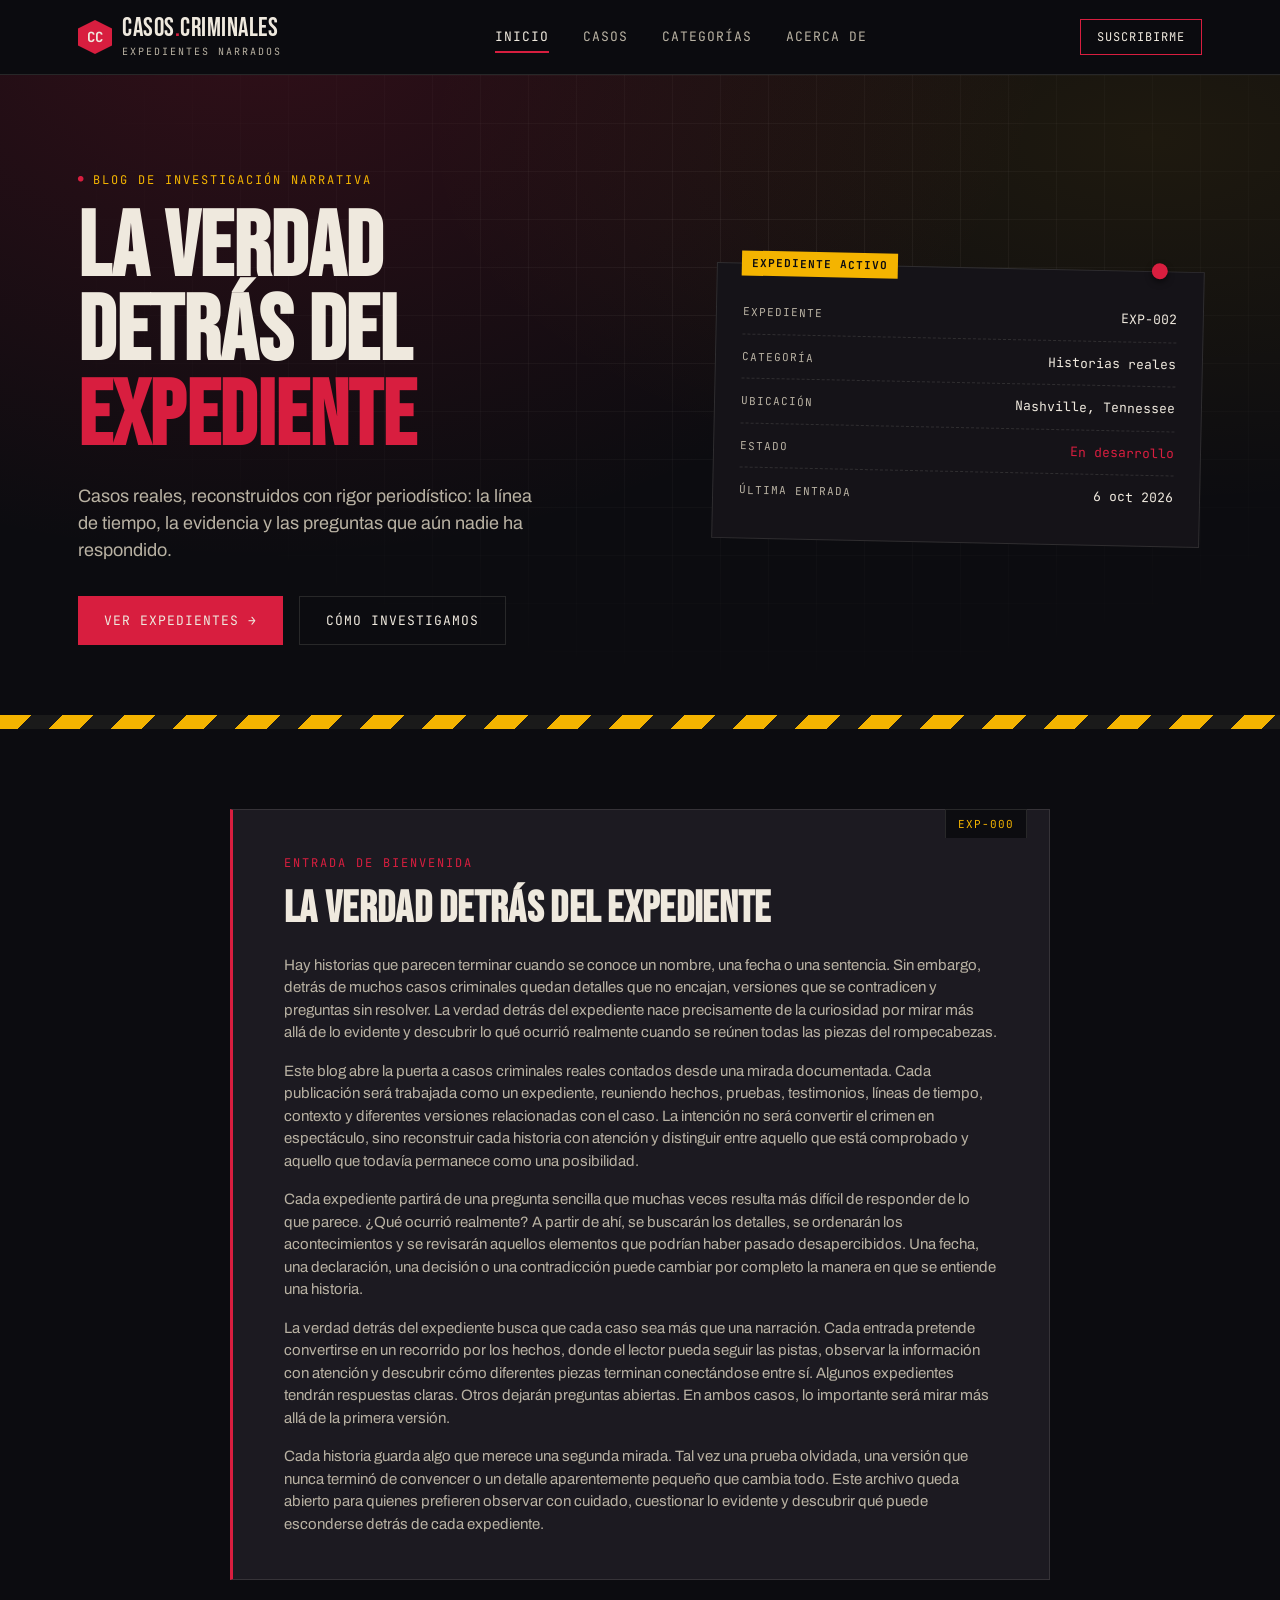
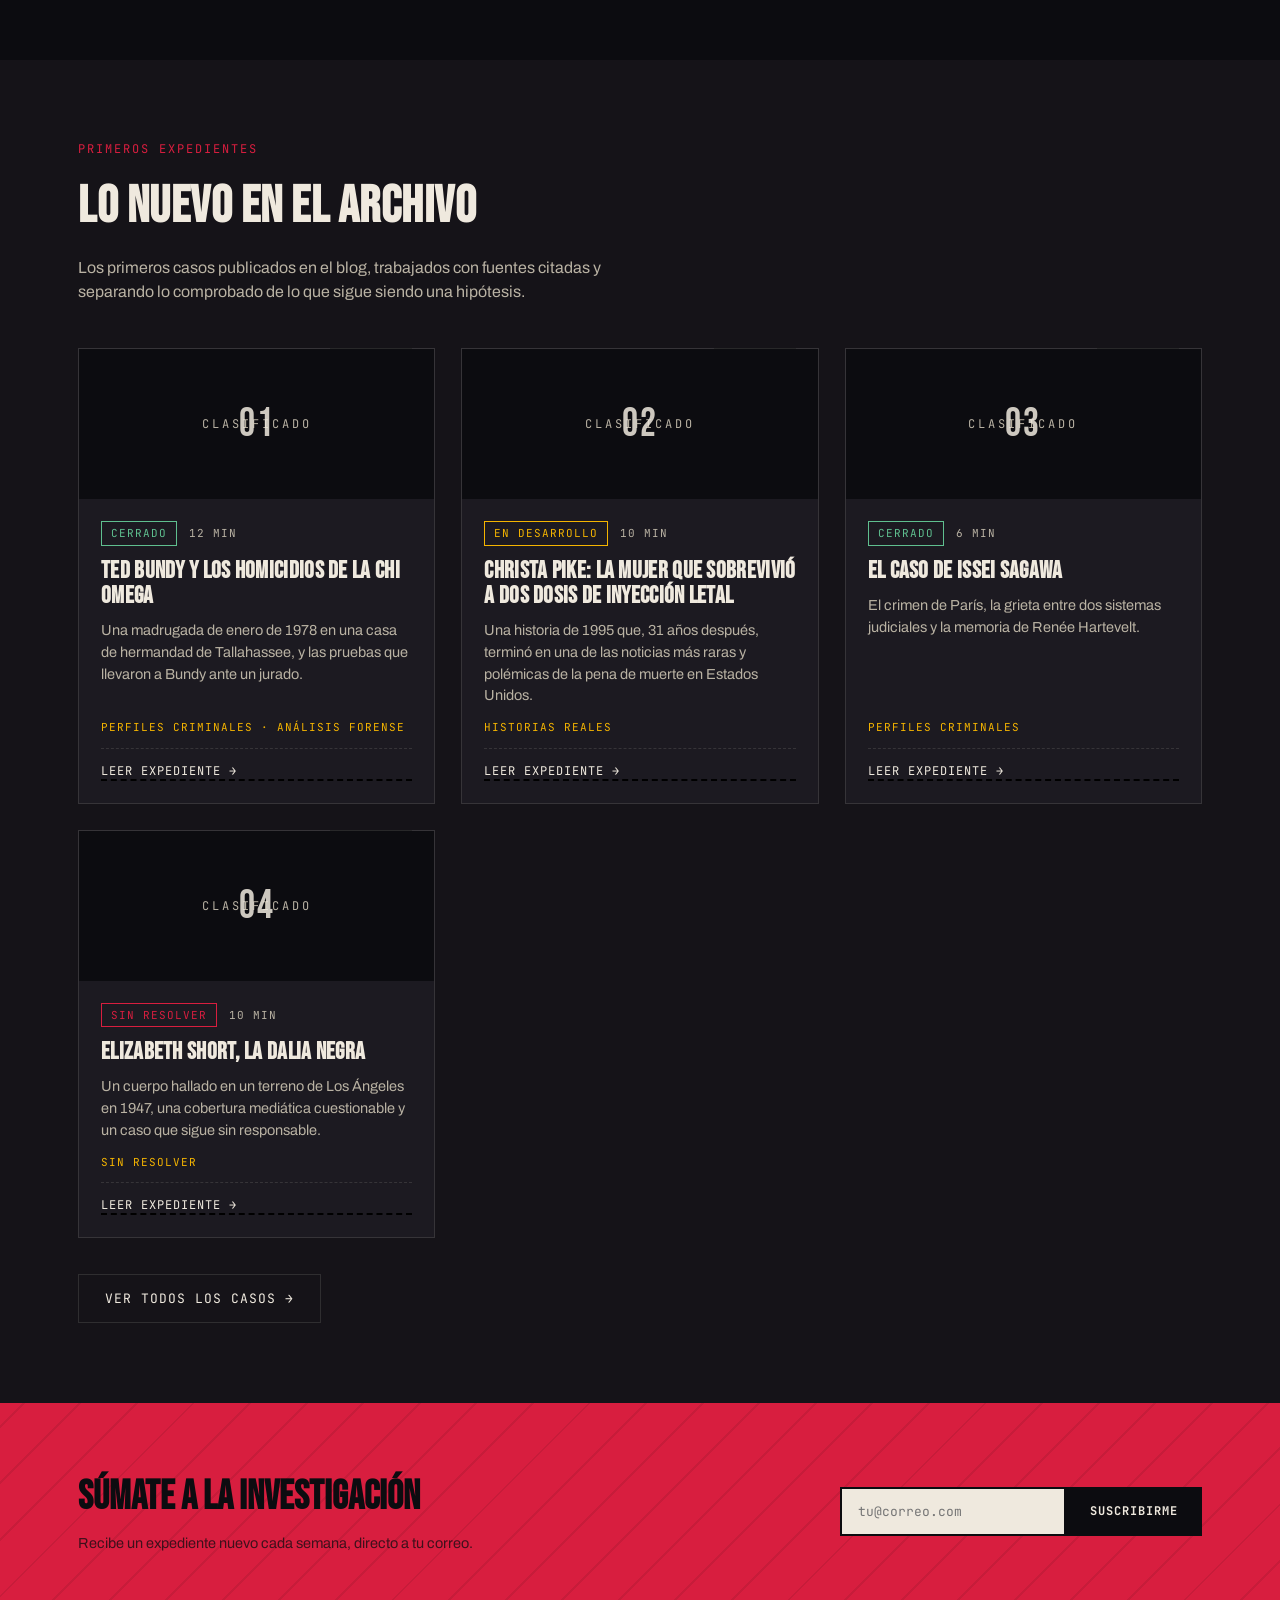
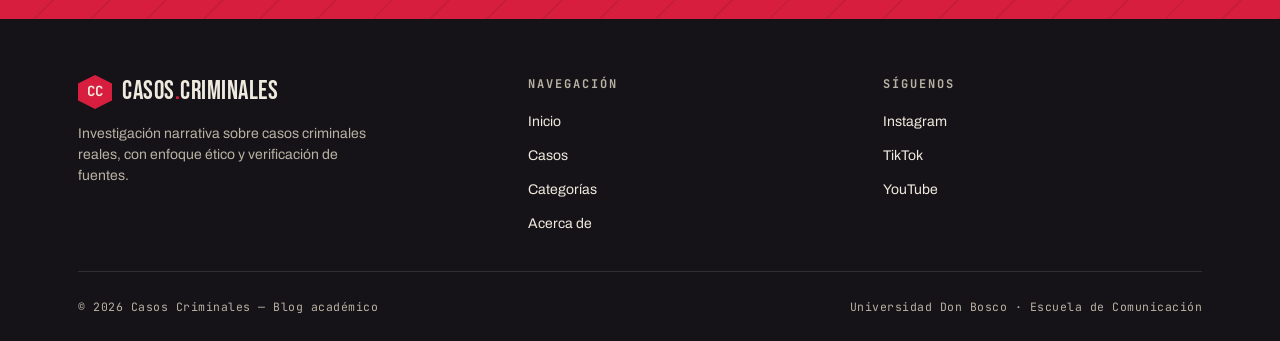
<file: index.html>
<!DOCTYPE html>
<html lang="es">
<head>
<meta charset="UTF-8">
<meta name="viewport" content="width=device-width, initial-scale=1.0">
<title>Casos Criminales — Expedientes reales</title>
<link rel="stylesheet" href="styles.css">
</head>
<body>

<header class="site">
  <nav class="wrap">
    <div class="brand" data-nav="inicio">
      <span class="mark">CC</span>
      <div>
        <div class="name">CASOS<span>.</span>CRIMINALES</div>
        <div class="tag">Expedientes narrados</div>
      </div>
    </div>
    <div class="navlinks">
      <button data-nav="inicio">Inicio</button>
      <button data-nav="casos">Casos</button>
      <button data-nav="categorias">Categorías</button>
      <button data-nav="sobre">Acerca de</button>
    </div>
    <button class="nav-cta" data-nav="suscribete-scroll">Suscribirme</button>
    <button class="burger" id="burgerBtn" aria-label="Abrir menú" aria-expanded="false">
      <span></span><span></span><span></span>
    </button>
  </nav>
  <div class="mobile-menu" id="mobileMenu">
    <button data-nav="inicio">Inicio</button>
    <button data-nav="casos">Casos</button>
    <button data-nav="categorias">Categorías</button>
    <button data-nav="sobre">Acerca de</button>
    <button data-nav="suscribete-scroll">Suscribirme</button>
  </div>
</header>

<!-- ================= VISTA: INICIO ================= -->
<section class="view active" id="view-inicio" data-view="inicio">
  <div class="hero">
    <div class="wrap hero-inner">
      <div>
        <div class="eyebrow">Blog de investigación narrativa</div>
        <h1>La verdad<br>detrás del <em>expediente</em></h1>
        <p class="lede">Casos reales, reconstruidos con rigor periodístico: la línea de tiempo, la evidencia y las preguntas que aún nadie ha respondido.</p>
        <div class="hero-ctas">
          <button class="btn btn-primary" data-nav="casos">Ver expedientes →</button>
          <button class="btn btn-ghost" data-nav="sobre">Cómo investigamos</button>
        </div>
      </div>
      <div class="board" data-nav="caso-pike" role="button" tabindex="0" title="Leer el expediente">
        <span class="pin"></span>
        <div class="board-row"><span class="label">Expediente</span><span class="val">EXP-002</span></div>
        <div class="board-row"><span class="label">Categoría</span><span class="val">Historias reales</span></div>
        <div class="board-row"><span class="label">Ubicación</span><span class="val">Nashville, Tennessee</span></div>
        <div class="board-row"><span class="label">Estado</span><span class="val open">En desarrollo</span></div>
        <div class="board-row"><span class="label">Última entrada</span><span class="val">6 oct 2026</span></div>
      </div>
    </div>
  </div>
  <div class="tape"></div>
  <section class="section">
    <div class="wrap">
      <article class="welcome-post">
        <span class="case-tab">EXP-000</span>
        <span class="section-tag">Entrada de bienvenida</span>
        <h3>La verdad detrás del expediente</h3>
        <p>Hay historias que parecen terminar cuando se conoce un nombre, una fecha o una sentencia. Sin embargo, detrás de muchos casos criminales quedan detalles que no encajan, versiones que se contradicen y preguntas sin resolver. La verdad detrás del expediente nace precisamente de la curiosidad por mirar más allá de lo evidente y descubrir lo qué ocurrió realmente cuando se reúnen todas las piezas del rompecabezas.</p>
        <p>Este blog abre la puerta a casos criminales reales contados desde una mirada documentada. Cada publicación será trabajada como un expediente, reuniendo hechos, pruebas, testimonios, líneas de tiempo, contexto y diferentes versiones relacionadas con el caso. La intención no será convertir el crimen en espectáculo, sino reconstruir cada historia con atención y distinguir entre aquello que está comprobado y aquello que todavía permanece como una posibilidad.</p>
        <p>Cada expediente partirá de una pregunta sencilla que muchas veces resulta más difícil de responder de lo que parece. ¿Qué ocurrió realmente? A partir de ahí, se buscarán los detalles, se ordenarán los acontecimientos y se revisarán aquellos elementos que podrían haber pasado desapercibidos. Una fecha, una declaración, una decisión o una contradicción puede cambiar por completo la manera en que se entiende una historia.</p>
        <p>La verdad detrás del expediente busca que cada caso sea más que una narración. Cada entrada pretende convertirse en un recorrido por los hechos, donde el lector pueda seguir las pistas, observar la información con atención y descubrir cómo diferentes piezas terminan conectándose entre sí. Algunos expedientes tendrán respuestas claras. Otros dejarán preguntas abiertas. En ambos casos, lo importante será mirar más allá de la primera versión.</p>
        <p>Cada historia guarda algo que merece una segunda mirada. Tal vez una prueba olvidada, una versión que nunca terminó de convencer o un detalle aparentemente pequeño que cambia todo. Este archivo queda abierto para quienes prefieren observar con cuidado, cuestionar lo evidente y descubrir qué puede esconderse detrás de cada expediente.</p>
      </article>
    </div>
  </section>
  <section class="section section-alt">
    <div class="wrap">
      <div class="section-head">
        <span class="section-tag">Primeros expedientes</span>
        <h2>Lo nuevo en el archivo</h2>
        <p>Los primeros casos publicados en el blog, trabajados con fuentes citadas y separando lo comprobado de lo que sigue siendo una hipótesis.</p>
      </div>
      <div class="cases-grid" id="inicioGrid">
        <article class="case-card" data-status="cerrado" data-cat="perfiles forense">
          <span class="case-tab">EXP-001</span>
          <div class="case-media"><div class="redact-bar">CLASIFICADO</div><span class="icon">01</span></div>
          <div class="case-body">
            <div class="case-meta"><span class="badge status-closed">Cerrado</span><span>12 min</span></div>
            <h3>Ted Bundy y los homicidios de la Chi Omega</h3>
            <p>Una madrugada de enero de 1978 en una casa de hermandad de Tallahassee, y las pruebas que llevaron a Bundy ante un jurado.</p>
            <span class="case-cat">Perfiles criminales · Análisis forense</span>
            <button class="case-link" data-nav="caso-bundy">Leer expediente <span class="arrow">→</span></button>
          </div>
        </article>
        <article class="case-card" data-status="desarrollo" data-cat="historias">
          <span class="case-tab">EXP-002</span>
          <div class="case-media"><div class="redact-bar">CLASIFICADO</div><span class="icon">02</span></div>
          <div class="case-body">
            <div class="case-meta"><span class="badge status-analisis">En desarrollo</span><span>10 min</span></div>
            <h3>Christa Pike: la mujer que sobrevivió a dos dosis de inyección letal</h3>
            <p>Una historia de 1995 que, 31 años después, terminó en una de las noticias más raras y polémicas de la pena de muerte en Estados Unidos.</p>
            <span class="case-cat">Historias reales</span>
            <button class="case-link" data-nav="caso-pike">Leer expediente <span class="arrow">→</span></button>
          </div>
        </article>
        <article class="case-card" data-status="cerrado" data-cat="perfiles">
          <span class="case-tab">EXP-003</span>
          <div class="case-media"><div class="redact-bar">CLASIFICADO</div><span class="icon">03</span></div>
          <div class="case-body">
            <div class="case-meta"><span class="badge status-closed">Cerrado</span><span>6 min</span></div>
            <h3>El caso de Issei Sagawa</h3>
            <p>El crimen de París, la grieta entre dos sistemas judiciales y la memoria de Renée Hartevelt.</p>
            <span class="case-cat">Perfiles criminales</span>
            <button class="case-link" data-nav="caso-sagawa">Leer expediente <span class="arrow">→</span></button>
          </div>
        </article>
        <article class="case-card" data-status="abierto" data-cat="sinresolver">
          <span class="case-tab">EXP-004</span>
          <div class="case-media"><div class="redact-bar">CLASIFICADO</div><span class="icon">04</span></div>
          <div class="case-body">
            <div class="case-meta"><span class="badge status-open">Sin resolver</span><span>10 min</span></div>
            <h3>Elizabeth Short, La Dalia Negra</h3>
            <p>Un cuerpo hallado en un terreno de Los Ángeles en 1947, una cobertura mediática cuestionable y un caso que sigue sin responsable.</p>
            <span class="case-cat">Sin resolver</span>
            <button class="case-link" data-nav="caso-dalia">Leer expediente <span class="arrow">→</span></button>
          </div>
        </article>
      </div>
      <div style="margin-top:36px;"><button class="btn btn-ghost" data-nav="casos">Ver todos los casos →</button></div>
    </div>
  </section>
</section>

<!-- ================= VISTA: CASOS ================= -->
<section class="view" id="view-casos" data-view="casos">
  <section class="section">
    <div class="wrap">
      <div class="section-head">
        <span class="section-tag">Archivo completo</span>
        <h2>Todos los casos</h2>
        <p>El archivo completo de expedientes. Filtra por estado para encontrar el caso que buscas.</p>
      </div>
      <div class="filter-row">
        <button class="filter-btn active" data-filter="todos">Todos</button>
        <button class="filter-btn" data-filter="abierto">Sin resolver</button>
        <button class="filter-btn" data-filter="desarrollo">En desarrollo</button>
        <button class="filter-btn" data-filter="cerrado">Cerrados</button>
      </div>
      <div class="active-filter" id="activeFilter" hidden>
        Categoría: <strong id="activeFilterLabel"></strong>
        <button id="clearCat" aria-label="Quitar filtro de categoría">✕ Quitar</button>
      </div>
      <div class="cases-grid" id="casosGrid">
        <article class="case-card" data-status="cerrado" data-cat="perfiles forense">
          <span class="case-tab">EXP-001</span>
          <div class="case-media"><div class="redact-bar">CLASIFICADO</div><span class="icon">01</span></div>
          <div class="case-body">
            <div class="case-meta"><span class="badge status-closed">Cerrado</span><span>25 min</span></div>
            <h3>Ted Bundy y los homicidios de la Chi Omega</h3>
            <p>Una madrugada de enero de 1978 en una casa de hermandad de Tallahassee, y las pruebas que llevaron a Bundy ante un jurado.</p>
            <span class="case-cat">Perfiles criminales · Análisis forense</span>
            <button class="case-link" data-nav="caso-bundy">Leer expediente <span class="arrow">→</span></button>
          </div>
        </article>
        <article class="case-card" data-status="desarrollo" data-cat="historias">
          <span class="case-tab">EXP-002</span>
          <div class="case-media"><div class="redact-bar">CLASIFICADO</div><span class="icon">02</span></div>
          <div class="case-body">
            <div class="case-meta"><span class="badge status-analisis">En desarrollo</span><span>25 min</span></div>
            <h3>Christa Pike: la mujer que sobrevivió a dos dosis de inyección letal</h3>
            <p>Una historia de 1995 que, 31 años después, terminó en una de las noticias más raras y polémicas de la pena de muerte en Estados Unidos.</p>
            <span class="case-cat">Historias reales</span>
            <button class="case-link" data-nav="caso-pike">Leer expediente <span class="arrow">→</span></button>
          </div>
        </article>
        <article class="case-card" data-status="cerrado" data-cat="perfiles">
          <span class="case-tab">EXP-003</span>
          <div class="case-media"><div class="redact-bar">CLASIFICADO</div><span class="icon">03</span></div>
          <div class="case-body">
            <div class="case-meta"><span class="badge status-closed">Cerrado</span><span>15 min</span></div>
            <h3>El caso de Issei Sagawa</h3>
            <p>El crimen de París, la grieta entre dos sistemas judiciales y la memoria de Renée Hartevelt.</p>
            <span class="case-cat">Perfiles criminales</span>
            <button class="case-link" data-nav="caso-sagawa">Leer expediente <span class="arrow">→</span></button>
          </div>
        </article>
        <article class="case-card" data-status="abierto" data-cat="sinresolver">
          <span class="case-tab">EXP-004</span>
          <div class="case-media"><div class="redact-bar">CLASIFICADO</div><span class="icon">04</span></div>
          <div class="case-body">
            <div class="case-meta"><span class="badge status-open">Sin resolver</span><span>20 min</span></div>
            <h3>Elizabeth Short, La Dalia Negra</h3>
            <p>Un cuerpo hallado en un terreno de Los Ángeles en 1947, una cobertura mediática cuestionable y un caso que sigue sin responsable.</p>
            <span class="case-cat">Sin resolver</span>
            <button class="case-link" data-nav="caso-dalia">Leer expediente <span class="arrow">→</span></button>
          </div>
        </article>
      </div>
      <p class="empty-msg" id="emptyMsg" hidden>Todavía no hay expedientes con este filtro. Próximamente.</p>
    </div>
  </section>
</section>

<!-- ================= VISTA: CATEGORÍAS ================= -->
<section class="view" id="view-categorias" data-view="categorias">
  <section class="section">
    <div class="wrap">
      <div class="section-head">
        <span class="section-tag">Navega por tema</span>
        <h2>Categorías</h2>
        <p>Así se organiza el archivo: cada categoría agrupa expedientes con un enfoque particular. Haz clic en una para ver sus casos.</p>
      </div>
      <div class="cat-grid">
        <div class="cat-item" data-cat-filter="sinresolver" role="button" tabindex="0">
          <span class="num">/01</span>
          <h4>Sin resolver</h4>
          <p>Casos que siguen abiertos y las hipótesis que quedaron sobre la mesa.</p>
          <span class="count">1 expediente</span>
        </div>
        <div class="cat-item" data-cat-filter="organizado" role="button" tabindex="0">
          <span class="num">/02</span>
          <h4>Crimen organizado</h4>
          <p>Estructuras, redes y el dinero que las sostiene.</p>
          <span class="count">Próximamente</span>
        </div>
        <div class="cat-item" data-cat-filter="perfiles" role="button" tabindex="0">
          <span class="num">/03</span>
          <h4>Perfiles criminales</h4>
          <p>Retratos psicológicos construidos a partir de evidencia real.</p>
          <span class="count">2 expedientes</span>
        </div>
        <div class="cat-item" data-cat-filter="forense" role="button" tabindex="0">
          <span class="num">/04</span>
          <h4>Análisis forense</h4>
          <p>Cómo la ciencia ayuda —o falla— al resolver un caso.</p>
          <span class="count">1 expediente</span>
        </div>
        <div class="cat-item" data-cat-filter="historias" role="button" tabindex="0">
          <span class="num">/05</span>
          <h4>Historias reales</h4>
          <p>Crónicas contadas desde el contexto humano que rodeó cada caso.</p>
          <span class="count">1 expediente</span>
        </div>
      </div>
    </div>
  </section>
</section>

<!-- ================= VISTA: ACERCA DE ================= -->
<section class="view" id="view-sobre" data-view="sobre">
  <section class="section">
    <div class="wrap about-grid">
      <div class="tape-frame">
        <p><strong>Casos Criminales</strong> es un blog narrativo dedicado a reconstruir casos reales con responsabilidad periodística.</p>
        <p>No sensacionalizamos el dolor ajeno: contextualizamos, citamos fuentes y separamos el hecho comprobado de la especulación.</p>
        <p>Nuestro público: personas curiosas por el true crime que buscan algo más que un titular llamativo.</p>
      </div>
      <div>
        <div class="section-head" style="margin-bottom:24px;">
          <span class="section-tag">Cómo funciona el blog</span>
          <h2 style="font-size:clamp(28px,4vw,38px);">De la pestaña al expediente</h2>
        </div>
        <ul class="steps">
          <li><span class="step-n">01</span><div><h5>Inicio</h5><p>Presenta el expediente activo y los casos destacados de la semana.</p></div></li>
          <li><span class="step-n">02</span><div><h5>Casos</h5><p>El archivo completo, filtrable por estado: sin resolver, en desarrollo o cerrado.</p></div></li>
          <li><span class="step-n">03</span><div><h5>Categorías</h5><p>Navegación temática para quienes buscan un tipo específico de caso.</p></div></li>
          <li><span class="step-n">04</span><div><h5>Acerca de</h5><p>Nuestra metodología, fuentes y el equipo detrás de cada investigación.</p></div></li>
        </ul>
      </div>
    </div>
    <div class="wrap">
      <div class="section-head" style="margin-top:60px;">
        <span class="section-tag">Equipo</span>
        <h2 style="font-size:clamp(28px,4vw,38px);">Quiénes investigan</h2>
      </div>
      <div class="team-list">
        <article class="team-post">
          <div class="team-post-head">
            <div class="avatar">H</div>
            <h5>Harold Molina</h5>
          </div>
          <p>Me gusta investigar cualquier cosa en mi tiempo libre por el simple hecho de saber más acerca del mundo y sus personas, el proceso de investigación es algo que disfruto realizar, gracias a esa acción voy comprendiendo primero los antecedentes de un suceso que permite una buena investigación se produzca, comprendiendo qué ha pasado y por qué ha sucedido un hecho.</p>
          <p>El tema de la criminalidad siempre me resulta algo interesante, principalmente desde la perspectiva de las personas que han realizado el crimen, estudiar sus motivaciones y comprender sus razones, un crimen no suele ser cometido por el simple hecho de hacer mal, siempre hay una razón para cometer, ya sea por razones egoístas o por el desarrollo de un problema que se ha dejado crecer de forma inconsciente o irresponsable.</p>
          <p>Analizar este tipo de información ayuda principalmente a estar informados de sucesos importantes que puedan estar ocurriendo en nuestra realidad debido al impacto que pueden causar, lo que me destacará será resaltar cuando sea posible la respuesta hacia ambas interrogantes para comprender de mejor manera los casos, incluyendo un resumen general que apoya bastante la lectura para recordar ciertos detalles que pueden haberse olvidado o pasarse por alto. Además, de mencionar e intentar traer como tema de conversación dentro del blog casos criminales antiguos que pueden o no haberse resuelto con el paso del tiempo, tomando en cuenta la misma estructura y recapitulando lo que se conoce y el porqué no se ha podido resolver aún.</p>
          <p>Mi rol dentro del blog será editor, revisando que cada artículo posea un estilo de redacción unificado para evitar errores gramaticales o agilizar la lectura en las distintas entradas que se presenten dentro del blog.</p>
        </article>

        <article class="team-post">
          <div class="team-post-head">
            <div class="avatar">A</div>
            <h5>Andre Ramirez</h5>
          </div>
          <p>Soy alguien entusiasta del análisis, observador por naturaleza y con un ojo afinado para detectar los detalles que otros suelen pasar por alto. Me fascinan las historias que desafían la lógica y los casos donde las respuestas no son tan evidentes a primera vista.</p>
          <p>Algo que me interesa es la mente criminal, la psicología detrás de los enigmas más oscuros y la reconstrucción paso a paso de los hechos. Me apasiona analizar pruebas, descubrir patrones y entender qué motiva a una persona a cruzar la línea del misterio.</p>
          <p>Algo que me motiva para este trabajo es compartir esa fascinación con una comunidad que busque ir más allá de los titulares sensacionalistas. Quiero ofrecer a los lectores un espacio donde podamos informar, cuestionar, teorizar y tener diferentes puntos de vista sobre un mismo caso.</p>
          <p>Se podría decir que mi rol principal sería Investigador y Redactor de Enigmas. Mi labor es rastrear los datos, verificar los hechos y estructurar las narrativas de cada caso para que la lectura sea informativa, precisa y adictiva.</p>
          <p>Algo que tal vez me pueda diferenciar y dar mi huella creativa para este blog sería una frase y me ha gustado mucho esta. Mi "Evidencia A": En cada entrada que redacto, dejo una pequeña pista oculta o dato clave escondido entre las líneas. Si lees con suficiente atención, podrás resolver el misterio del artículo antes de llegar al final.</p>
        </article>

        <article class="team-post">
          <div class="team-post-head">
            <div class="avatar">N</div>
            <h5>Nicole Batres</h5>
          </div>
          <p>¡Hola! Soy Nicole, estudiante y creadora de contenido para este blog dedicado al análisis y exposición de casos criminales. Me interesa conocer las historias que se encuentran detrás de distintos acontecimientos, mayormente aquellos casos que generan preguntas, despiertan la curiosidad y permiten comprender de mejor manera los contextos sociales.</p>
          <p>Una de mis principales características es que disfruto investigando y organizando información para presentarla de una manera visual y llamativa. Mi motivación para formar parte de este proyecto nace de mi interés por investigar y comprender casos reales, analizando los distintos elementos que los rodean, sus antecedentes, procesos de investigación y consecuencias. Además, me interesa aprender a comunicar temas serios de una manera responsable y evitando convertirlos únicamente en entretenimiento.</p>
          <p>Dentro del proyecto, mi aporte estará enfocado principalmente en la investigación y organización de contenido, procurando que cada publicación tenga una identidad gráfica coherente y ordenada.</p>
          <p class="team-quote">En este blog te invito a mirar cada caso desde una perspectiva diferente porque: "cada detalle puede contar una historia".</p>
        </article>

        <article class="team-post">
          <div class="team-post-head">
            <div class="avatar">I</div>
            <h5>Isabella Zelidon</h5>
          </div>
          <p>¡Yo soy Isaa! Desde pequeña siempre me he considerado una persona muy observadora y curiosa. Creería que como todos aquí, también he encontrado en los casos criminales una forma distinta de entretenerme, porque no solo cuentan una historia, además siempre me ha gustado investigar cuando algo me genera curiosidad, incluso en cosas bastante cotidianas. Soy de esas personas que, cuando no entiende algo, prefiere buscar un poco más antes de simplemente dejarlo pasar. Creo que por eso este proyecto me llamó la atención desde el inicio, porque combina investigación, redacción y una temática que personalmente me parece interesante.</p>
          <p>Dentro de La verdad detrás del expediente siento que puedo aportar bastante desde la parte creativa, especialmente en el diseño y la redacción. Me gusta que las cosas se vean bien, pero también que tengan sentido y sean fáciles de seguir. Quiero que el blog tenga una identidad propia y que cada publicación se sienta seria, interesante y bien trabajada, sin perder ese toque de misterio que hace que uno quiera seguir leyendo. ¡Nos vemos en mis próximas entradas!</p>
        </article>
      </div>
    </div>
  </section>
</section>

<!-- ================= EXPEDIENTE: EXP-001 ================= -->
<section class="view" id="view-caso-bundy" data-view="caso-bundy">
  <article class="entry">
    <button class="back-link" data-nav="casos">← Volver a los casos</button>
    <header class="entry-head">
      <div class="entry-top"><span class="entry-num">EXP-001</span><span class="badge status-closed">Cerrado</span><span class="entry-time">25 minutos de lectura</span></div>
      <h1>Ted Bundy y los homicidios de la Chi Omega</h1>
      <div class="entry-cats"><button class="chip" data-cat-filter="perfiles">Perfiles criminales</button><button class="chip" data-cat-filter="forense">Análisis forense</button></div>
    </header>
    <div class="entry-body">
      <blockquote class="entry-quote">“Sientes el último aliento saliendo de su cuerpo, la estás mirando a los ojos. ¡Una persona en esa situación es Dios!” – Ted Bundy</blockquote>
      <p>Este es el caso de los homicidios de la Chi Omega en florida por Ted Bundy.</p>
      <p>Ted Bundy nacido el 24 de noviembre de 1946 en Burlington, fue un asesino en serie y violador estadounidense, uno de los criminales más notorios de finales del siglo XX.</p>
      <p>Las víctimas principales de este caso fueron reconocidas como: Lisa Levy y Margaret Bowman.</p>
      <p>Lisa Levy tenía 20 años quien era descrita por ser una chica “brillante” que estaba “llena de potencial”, nació en St. Petersburg, Florida. Estudió en la escuela de Dixie Hollins High School, después de graduarse, Lisa empezó a asistir a la Florida State University, en Talahasee, para estudiar merchandising de moda. Lisa era miembro de la fraternidad Chi Omega de la FSU. Se mantenía en contacto con su familia, y vivía con su mamá cuando tenía vacaciones. La casa de la hermandad Chi Omega se encuentra justo a las afueras del campus de la Universidad Estatal de Florida, era el epicentro de a vida social del campus.</p>
      <p>Margaret Bowman acababa de cumplir 21 años, era hija de Jackson Bowman III y Runelle Bowman, Margaret nació en Honolulu y se mudó a St. Pete cuando era adolescente en 1973 después de que su padre se retirara de la U.S. Fuerza Aérea. Se graduó de la secundaria de San Petersburgo, donde fue presidenta de la sociedad Nacional de Honor francesa y miembro del club de teatro, club de buceo, equipo de tenis y del club de servicio Civinettes. Margaret estudiaba historia del arte y civilizaciones clásicas en la Universidad Estatal d Florida en 1978. La última vez que su padre supo de ella fue cuando ella lo llamó al regresar a Tallahasee para decirle que había llegado a salvo, ya que había viajado de regreso a San Petersburgo el fin de semana anterior para celebrar su cumpleaños con su familia.</p>
      <p>En enero de 1978 Ted Bundy, merodeaba buscando jóvenes para convertirlas en sus próximas víctimas. El 15 de enero, pocos días después de llegar a Tallahasee, Bundy entró a la casa de la hermandad Chi Omega, por una puerta trasera con una cerradura defectuosa. Entró a la habitación de Margaret Bowman la golpeó con un trozo de madera mientras dormía y la estranguló con una media de nailon. Luego, entró a la habitación de Lisa Lev, de igual forma la golpeó hasta dejarla inconsciente, la mordió y la agredió sexualmente con un bote de laca para el cabello. También atacó a otras 2 víctimas, Karen Chandler y Kathy Kleiner, quienes con suerte sobrevivieron.</p>
      <p>Tras lo sucedido, simplemente huyó de la casa de la hermandad, corrió hacia el oeste, a la calle Dunwoody, presa de una especie de frenesí psicopático, donde irrumpió en el apartamento de Cheryl Thomas, otra estudiante de la FSU, y la golpeó. Ella sobrevivió, pero quedó con discapacidades permanentes. Entonces, Bundy, como el vampiro que era, se escabulló en la noche antes del amanecer.</p>
      <p>El agente de policía de la FSU, Ray Crew, patrullaba la avenida Woodward, a pocas cuadras de distancia, cuando recibió una llamada para acudir a la casa de la hermandad Chi Omega. Al parecer, la persona que reportó el incidente lo describió como una pelea entre novios tras ver únicamente a una de las mujeres heridas. El agente de policía de Tallahasee, Oscar Brannon, patrullaba la calle West Tennessee cuando fue enviado a atender lo que se describió como un altercado doméstico. Llegó casi al mismo tiempo que el agente Crew. Brannon, junto con el agente de policía de la FSU, Bill Taylor, comenzó a entrevistar a una de las residentes que había visto al sospechoso huir de la casa de la hermandad. El agente Crew subió y poco después llamó a Brannon para que lo acompañara.</p>
      <p>El oficial Crew encontró a la primera víctima en el piso de arriba. Estaba herida y llorando, pero coherente. Luego localizó a la siguiente víctima en otra habitación. Tenía la mandíbula herida, lloraba y estaba completamente incoherente. El oficial Crew se dio cuenta de que no se trataba de una simple agresión doméstica. Para entonces, las integrantes de la hermandad se estaban reuniendo en el pasillo. Alguien dijo que Margaret Bowman no había salido de su habitación. Después de llamar a la puerta, la abrió y vio sangre en las paredes y a Bowman en su cama desordenada. Luego entró en la habitación de Lisa Levy, apartó las sábanas de su cama y observó sus graves heridas. Los paramédicos que acudieron creyeron detectar latidos y la trasladaron al hospital. El oficial Brannon estaba realizando una entrevista inicial con Karen Chandler, una de las víctimas supervivientes, cuando se dio cuenta de que su familia vivía en Tallahassee. Hizo que la central de emergencias llamara a su familia para que la encontraran en el hospital. El sargento Howard Winkler, supervisor de la investigación de la escena del crimen de la policía de Tallahassee, llegó para comenzar la investigación con la ayuda del agente Brannon. En el lugar se encontró una extremidad utilizada en los asesinatos. Brannon midió y dibujó un diagrama a escala de las virutas de corteza halladas en el suelo y del probable punto de entrada por donde se introdujo la extremidad en la casa de la hermandad. Su dibujo se presentó posteriormente en el juicio. El sargento Winkler también fotografió a escala una marca de mordedura en Lisa Levy, esta evidencia resultó crucial en el juicio posterior. La investigadora de la escena del crimen de la Oficina del Sheriff del Condado de Leon, Maryann Frisby, recibió una llamada similar para acudir al Hospital Memorial de Tallahassee. Lisa Levy había sido trasladada allí en ambulancia, donde falleció. La investigadora Frisby fue enviada entonces al lugar de los hechos en la calle Dunwoody. Cheryl Thomas, la víctima, también estaba siendo trasladada al hospital. Ella solicitó refuerzos para proteger la escena y varios agentes de la policía de Tallahassee acudieron al lugar. Entre otras pruebas, encontró un pasamontaña que Bundy había usado. Posteriormente se determinó que contenía cabello de Bundy. Esta evidencia fue de suma importancia más adelante en el juicio.</p>
      <p>De vuelta en la casa de Chi Omega, al amanecer, formaron un equipo organizado para delimitar y registrar el perímetro exterior del edificio, así como otras áreas contiguas. En ese momento, no sabían qué buscar, por lo que se recogieron muchos objetos insignificantes. George, era el sargento de homicidios de la Oficina del Sheriff del Condado de Leon y estaba organizando la investigación del interior del edificio. El teléfono del sargento Jim Sewell sonó a las 3:26 de la madrugada. Como asistente del jefe y oficial de información pública del departamento de policía de la FSU, le estaban informando de los asesinatos. Había estado despierto hasta tarde esa noche en la biblioteca investigando para su tesis doctoral en criminología, pero rápidamente comprendió la situación, se puso manos a la obra y se puso a trabajar. Su principal preocupación era garantizar la seguridad del campus. Más tarde ese mismo día, se organizó una reunión con todos los asesores y administradores de las residencias estudiantiles, fraternidades y hermandades para informarles de lo sucedido y comenzar a reforzar la seguridad dentro y fuera del campus. Jerry Demings, asesor residencial de Kellam Hall, asistió a la reunión. Otro estudiante destacado presente en la reunión fue el presidente de la fraternidad, Rick Baker, exalcalde de San Petersburgo y prominente abogado del condado de Pinellas. El agente Jim Murdaugh, de la Oficina del Sheriff del Condado de Leon, fue asignado para colaborar con la Unidad de Prevención del Delito de la Universidad Estatal de Florida (FSU).</p>
      <p>El miedo y el pánico se apoderaron de la población estudiantil en las semanas siguientes. Muchos estudiantes simplemente se fueron a casa y nunca regresaron. Surgió otro problema cuando personas curiosas, algunas de ellas de fuera de la ciudad, transitaron repetidamente por el campus. Si bien los administradores de la universidad habían dado a la policía de la FSU carta blanca para la financiación, se tuvieron que invertir valiosos recursos para identificar y documentar a estas personas ajenas a la universidad. Y luego estaban los autoproclamados psíquicos, chiflados y excéntricos que siempre parecían aparecer de la nada para ofrecer su perspectiva sobre quién era el responsable, consumiendo aún más tiempo valioso.</p>
      <p>Bundy fue a parar a Pensacola, Florida, donde las placas de uno de sus autos robados fueron reconocidas por el policía de patrulla David Lee, que lo detuvo después de una corta persecución y una breve lucha. Era la tercera vez que era detenido por temas de tráfico.</p>
      <p>El 17 de febrero de 1978, un mes después del atentado de Chi Omega, se le tomó declaración y reveló su nombre, ya que había dudas sobre su identidad, dado el diferente modus operandi observado en Florida.</p>
      <p>A lo largo del tiempo, el 25 de junio de 1979, en Miami (Florida), se le juzgó por los crímenes de la fraternidad Chi Omega. Fueron nombrados como los «delitos de la década», y tuvieron tal impacto en la opinión pública que hicieron que gran parte de los estadounidenses consideraran a Bundy como la encarnación del mal.</p>
      <p>Bundy prescindió de abogado y se defendió a sí mismo, pero las evidencias contra él serían aplastantes. Primero fue el testimonio de Nita Neary, que lo señaló como el hombre al que vio salir de la fraternidad con una gorra puesta. Después subió al estrado el odontólogo Richard Souviron, quien determinó que las marcas de dientes encontradas en el cuerpo de Levy coincidían con la dentadura de Bundy. Testigos de cargo y descargo fueron llamados por ambos lados (incluyendo a Louise Bundy) para la defensa. Bundy lloró durante el testimonio de su madre (una muestra de emoción fingida). Al jurado se le permitió escuchar los detalles del secuestro de DaRonch. El 24 de julio de 1979, tras seis horas y media de deliberación, el jurado lo declaró culpable. Él escuchó el veredicto sin mostrar ninguna emoción, a diferencia de su madre, quien suplicó piedad. Bundy afirmó ser víctima de una farsa, de un juicio injusto y abusivo, por lo que no tenía que pedir clemencia por algo que no había cometido. El juez Cowart lo sentenció a la pena de muerte en la silla eléctrica por los asesinatos de Lisa Levy y Margaret Bowman.</p>
      <p>Nada fue fácil con Bundy y su ejecución no sería diferente. Siguió proclamando su inocencia y metódicamente agotó sus apelaciones. Representándose a sí mismo obtuvo numerosos retrasos a la ejecución, la primera el 4 de marzo de 1986, incluyendo unos quince minutos antes de la hora programada para morir, la segunda el 2 de julio de 1986, y otra el 18 de noviembre, a tan solo siete horas de la ejecución.</p>
      <p>Bundy usaba y abusaba de su encanto personal y no dudó en utilizar esta capacidad en su lucha por retrasar su final. Resaltando tal rasgo, el criminólogo Robert Ressler estima que Bundy se favoreció, dado que la prensa interpretó mal aquel encanto personal suyo. Señala que, a diferencia de la imagen que de él brindaban los medios de comunicación, este no era «el divino asesino en serie, sino un hombre brutal, sádico y pervertido».</p>
      <p>Buscando aplazar el cumplimiento de su sentencia, le confesó al doctor Bob Keppel, jefe de investigadores del Departamento de Justicia de Washington D. C., con quien había colaborado tiempo atrás en la búsqueda de Gary Ridgway (asesino en serie conocido como The Green River Killer), algunos de los lugares en donde había abandonado los cuerpos de unas cuantas de sus víctimas. La conducta de Bundy fue catalogada como perversión y compulsión necrofílica.</p>
      <p>El 17 de enero de 1989, obtuvo la fecha definitiva: iba a ser ejecutado una semana después. Bundy no había terminado su lucha para evitar la muerte y trató de mantener sus confesiones como cebo para obtener más tiempo de esa forma. Él y sus abogados pidieron una prórroga de tres años para que confesara los demás asesinatos. También trató de coaccionar a los familiares de sus víctimas para que solicitaran a la corte que le otorgaran más tiempo para poder confesar. A pesar de no conocerse el paradero de muchas de las víctimas, todas las familias se negaron.</p>
      <p>Mientras permaneció encerrado, trató de diferir al máximo la fecha de su ejecución y fingió haber perpetrado mayor número de asesinatos, inventándose detalles y proporcionando datos inconexos para así ganar tiempo con las reconstrucciones y búsquedas. Llegó al colmo de proponer ayudar a las autoridades a detener a otros asesinos en serie, aprovechando que por aquel entonces hacía estragos el llamado caso del «asesino de Green River», otra secuencia de muertes violentas cometidas a prostitutas.</p>
      <p>Bundy celebró un maratón de entrevistas y confesiones durante sus últimos días, aunque nunca estuvo dispuesto a admitir todo, especialmente los asesinatos de algunas de las víctimas más jóvenes. En su último día llamó a su madre y rechazó su última comida. Fue electrocutado en la silla eléctrica el 24 de enero de 1989 y declarado muerto a las 07:16 a. m. Fue incinerado y sus cenizas fueron esparcidas en la cordillera de las Cascadas.</p>
      <p>Casos como este nos enseñan que la violencia se puede manifestar de formas que no siempre identificamos a tiempo. Por ello es importante aprender a escuchar y seguir SIEMPRE a nuestra intuición, prestar atención a distintas señales de alerta, cuidarnos entre nosotros y sobre todo nunca guardar silencio ante una situación que nos haga sentir en peligro. Que conocer el pasado nos ayude a ser más conscientes, solidarios y atentos en el presente, porque la seguridad y el bienestar de cada persona es responsabilidad de todos.</p>
    </div>
    <section class="entry-refs">
      <h4>Referencias</h4>
      <ul>
        <li><a href="https://www.britannica.com/topic/How-Many-People-Did-Ed-Gein-Kill" target="_blank" rel="noopener">https://www.britannica.com/topic/How-Many-People-Did-Ed-Gein-Kill</a></li>
        <li><a href="https://www.bbc.com/mundo/articles/cn53ky6y7q3o.amp" target="_blank" rel="noopener">https://www.bbc.com/mundo/articles/cn53ky6y7q3o.amp</a></li>
        <li><a href="https://abcnews.com/US/timeline-ted-bundys-brutal-crimes/story?id=61077236" target="_blank" rel="noopener">https://abcnews.com/US/timeline-ted-bundys-brutal-crimes/story?id=61077236</a></li>
        <li><a href="https://www.imdb.com/es/name/nm0120421/quotes/" target="_blank" rel="noopener">https://www.imdb.com/es/name/nm0120421/quotes/</a></li>
        <li><a href="https://historylink.org/File/2637" target="_blank" rel="noopener">https://historylink.org/File/2637</a></li>
        <li><a href="https://www.aetv.com/articles/ted-bundy" target="_blank" rel="noopener">https://www.aetv.com/articles/ted-bundy</a></li>
        <li><a href="https://www.bbc.com/mundo/articles/c4nwkzq1l40o.amp" target="_blank" rel="noopener">https://www.bbc.com/mundo/articles/c4nwkzq1l40o.amp</a></li>
        <li><a href="https://www.reddit.com/r/TrueCrimeDiscussion/comments/1okk6vw/lisa_janet_levy_was_only_20_when_she_was_murdered/?tl=es-419" target="_blank" rel="noopener">https://www.reddit.com/r/TrueCrimeDiscussion/comments/1okk6vw/lisa_janet_levy_was_only_20_when_she_was_murdered/?tl=es-419</a></li>
        <li><a href="https://es.wikipedia.org/wiki/Ted_Bundy" target="_blank" rel="noopener">https://es.wikipedia.org/wiki/Ted_Bundy</a></li>
      </ul>
    </section>
    <nav class="entry-nav">
      <button class="btn btn-ghost" data-nav="casos">← Todos los casos</button>
      <button class="btn btn-primary" data-nav="caso-pike">Siguiente expediente →</button>
    </nav>
  </article>
</section>

<!-- ================= EXPEDIENTE: EXP-002 ================= -->
<section class="view" id="view-caso-pike" data-view="caso-pike">
  <article class="entry">
    <button class="back-link" data-nav="casos">← Volver a los casos</button>
    <header class="entry-head">
      <div class="entry-top"><span class="entry-num">EXP-002</span><span class="badge status-analisis">En desarrollo</span><span class="entry-time">25 minutos de lectura</span></div>
      <h1>Christa Pike: la mujer que sobrevivió a dos dosis de inyección letal</h1>
      <p class="entry-sub">Pasó tres décadas en el corredor de la muerte, y finalmente sobrevivió.</p>
      <div class="entry-cats"><button class="chip" data-cat-filter="historias">Historias reales</button></div>
    </header>
    <div class="entry-body">
      <p>Hoy hablaremos sobre Christa Gail Pike, más conocida solo como Christa Pike, la mujer que sobrevivió a dos dosis de inyección letal.</p>
      <p>Antes de entrar en materia, un aviso: este caso tiene partes duras. Voy a contar lo que pasó tal cual lo recogen los tribunales y la prensa, sin suavizarlo, pero también sin regodearme. La idea es entender cómo una historia de 1995 terminó convertida, 31 años después, en una de las noticias más raras y polémicas del sistema de pena de muerte de Estados Unidos.</p>
      <p>Christa Pike nace el 10 de marzo de 1976 en Beckley, una pequeña ciudad ubicada en Virginia Occidental, Estados Unidos. La infancia de Christa no fue nada fácil: su madre, Carissa Hansen, era alcohólica y públicamente declaró haber sido una madre terrible y negligente. De acuerdo con Liliana Segura en The Intercept, Christa fue violada por un vecino a la edad de once años. Además, según registros médicos y legales, Christa sufrió durante años abusos sexuales por parte de la pareja de su abuela y, adicionalmente, múltiples agresiones en manos de las diferentes parejas de su madre.</p>
      <p>En consecuencia, la salud mental de Christa fue gravemente afectada ya que intentó quitarse la vida por primera vez cuando tenía nueve años y, posteriormente, a los doce. Más adelante, expertos forenses señalaron que creció con trastorno de estrés postraumático (TEPT) severo y trastorno bipolar, los cuales claramente no fueron tratados durante su juventud.</p>
      <p>Hay un par de detalles que ayudan a poner el cuadro completo. Según documentos judiciales, el hombre que la agredió de niña, un vecino del mismo parque de casas rodantes, fue juzgado y condenado a dos años de prisión. Cuando Christa le contó a su mamá lo que había pasado, ella no le creyó. A los 12, tras la muerte de su abuela, que era una de las pocas personas que la cuidaba, volvió a intentar suicidarse y casi no recibió ayuda profesional. Y a los 17 denunció otra violación, esta vez a manos de un desconocido que la arrastró a un bosque; logró escapar golpeándolo con una piedra y le hicieron un kit forense en un hospital, pero nunca atraparon al agresor.</p>
      <p>Después de pasar un año en un centro juvenil, Christa ingreso a Job Corps, un programa del gobierno que da formación laboral a jóvenes de bajos recursos. Terminó su GED (General Educational Development, un examen de equivalencia) y quería ser asistente de enfermería. A finales de 1994 llegó al centro de Knoxville, Tennessee.</p>
      <p>La idea era empezar de cero, pero el lugar y la gente era muy problemática. Según la defensa, muchos estudiantes cargaban navajas o cúteres para protegerse entre ellos y había mucha violencia. Ahí conoció a Tadaryl Shipp, un chico de 17 años con fama de peligroso, obsesionado con el ocultismo, que según los registros la golpeaba, la pateaba y le prohibía hablar con otros chicos. Aun así, Christa se enamoró de él con una intensidad que vista desde afuera, daba bastante tristeza.</p>
      <p>En ese mismo ambiente estaba Colleen Slemmer, de 19 años, estudiante de programación. Christa se convenció de que Colleen quería quitarle a su novio. Los amigos de Colleen siempre negaron que hubiera algo entre ella y Tadaryl.</p>
      <h3>12 de enero de 1995: la noche del crimen</h3>
      <p>Esto ya es serio. Christa, Tadaryl y una amiga, Shadolla Peterson, firmaron su salida de los dormitorios junto con Colleen. Le dijeron a Colleen que querían hacer las paces y fumar marihuana todos juntos, pero en vez de eso la llevaron a una zona aislada, cerca de una planta de vapor abandonada en el campus agrícola de la Universidad de Tennessee.</p>
      <p>Según los testimonios del juicio, Christa y Tadaryl atacaron a Colleen durante al menos 30 minutos mientras Shadolla vigilaba. Le pegaron, la cortaron con un cúter y se burlaron de ella. Tadaryl le grabó un pentagrama en el pecho (esto lo admitió él mismo años después, aunque la prensa de la época se lo atribuyó a Christa y lo convirtió en un espectáculo satánico). Por si eso no fuera poco, Christa le destrozó el cráneo con un pedazo grande de asfalto.</p>
      <p>Y hay un detalle que es de los más perturbadores del caso, Christa se quedó con un fragmento del cráneo de Colleen y se lo enseñó a otros estudiantes como si fuera un trofeo. A la mañana siguiente un trabajador de la universidad encontró el cuerpo de Colleen.</p>
      <p>El registro de salidas mostraba que cuatro personas se fueron juntas y solo tres volvieron. En menos de 36 horas los tres estaban detenidos, y el pedazo de cráneo apareció en el bolsillo de la chaqueta de Christa. Ella confesó a la policía; según su versión, la idea era solo asustar a Colleen y se les fue de las manos. El Job Corps de Knoxville terminó cerrando de forma permanente tras el escándalo.</p>
      <h3>El juicio y tres destinos muy distintos</h3>
      <p>El 22 de marzo de 1996, tras pocas horas de deliberación, un jurado declaró a Christa culpable de asesinato en primer grado y conspiración para cometer asesinato. Ocho días después la condenaron a muerte (en ese momento, por electrocución) y a 25 años más por la conspiración. Christa en ese momento tenía 20 años y era la persona más joven en el corredor de la muerte del estado.</p>
      <p>Tadaryl Shipp tenía 17 años y por eso no podía recibir pena de muerte. Lo condenaron a cadena perpetua con posibilidad de libertad condicional. Se la negaron en octubre de 2025.</p>
      <p>Shadolla Peterson, la que hizo de vigía, se declaró culpable de encubrimiento, declaró contra Christa y recibió seis años de libertad condicional.</p>
      <p>Los abogados de Christa han insistido todos estos años en que su defensa de entonces fue deficiente ya que casi no se presentó ante el jurado el historial de abusos y los problemas de salud mental que Christa arrastraba.</p>
      <p>Los años siguientes fueron de todo menos tranquilos. En agosto de 2001, Christa y otra reclusa, Natasha Cornett, fueron acusadas de atacar a una compañera, Patricia Jones, e intentar estrangularla con una trenza de zapato. Christa fue condenada por intento de asesinato, y eso le sumó otros 25 años. En 2001 y 2002 pidió, contra el consejo de sus abogados, que se retiraran sus apelaciones y la ejecutaran. Incluso se fijó una fecha para agosto de 2002, pero cambió de opinión y un tribunal permitió que el proceso siguiera. En 2012 salió a la luz un plan de fuga en el que participaban un guardia y un hombre de Nueva Jersey con quien ella se escribía; Christa no fue acusada.</p>
      <p>Las apelaciones estatales se agotaron en 2008. En 2016 un juez federal rechazó su petición y en 2019 el Sexto Circuito confirmó esa decisión. Según los medios locales, pasó casi tres décadas en lo que sus abogados describen como aislamiento casi total, hasta que un acuerdo legal en 2024 le permitió convivir con un pequeño grupo de mujeres, trabajar y compartir algunas comidas.</p>
      <p>El 30 de septiembre de 2025, la Corte Suprema de Tennessee fijó su ejecución para exactamente un año después. Si se llevaba a cabo, sería la primera mujer ejecutada en Tennessee en más de dos siglos.</p>
      <p>Durante ese año su equipo legal no se quedó quieto. Demandaron por el protocolo de ejecución (argumentando, entre otras cosas, que una condición sanguínea que ella tiene podría provocarle un sufrimiento extremo), presentaron un reclamo por libertad religiosa y pidieron clemencia. Un grupo de expertos de la ONU pidió públicamente frenar la ejecución, y organizaciones como Amnistía Internacional hicieron lo propio, señalando su edad al momento del crimen, el abuso que sufrió y la defensa deficiente.</p>
      <p>Del otro lado estaba la familia de Colleen, que lleva más de tres décadas esperando justicia. Su mamá ha pedido durante años que el fragmento de cráneo se le devuelva para poder enterrarlo, y las autoridades dijeron que no se lo entregarían mientras el caso siguiera abierto. El 28 de septiembre de 2026, el gobernador Bill Lee negó la clemencia.</p>
      <p>Finalmente la ejecución estaba programada para el 30 de septiembre a las 10 de la mañana hora de Estados Unidos, en la Institución de Máxima Seguridad Riverbend, en Nashville, pero los recursos de último minuto la retrasaron todo el día. Esa tarde, la Corte Suprema de Estados Unidos despejó el camino y el procedimiento arrancó ya de noche.</p>
      <p>Lo que pasó después es lo que tiene a todo el mundo hablando. Según el protocolo del estado, se administra pentobarbital y, si es necesario, una segunda dosis. Christa recibió las dos, además de solución salina, y no murió. Los testigos describieron respiración muy trabajosa, ronquidos fuertes y, por momentos, sonidos como de atragantamiento. Según una moción de sus abogados, se necesitaron por lo menos siete agujas para conseguir un acceso intravenoso (una salió doblada en ángulo recto) y en un punto ella dijo que sentía el brazo a punto de reventar. Sus abogados sostienen que, por problemas con las vías, el fármaco pudo haber ido al tejido en vez de al torrente sanguíneo. El Departamento de Corrección de Tennessee afirma que siguió el protocolo.</p>
      <p>Más de una hora después de empezar, los testigos fueron sacados de la sala con Christa todavía respirando. Llegaron ambulancias y la trasladaron a un hospital. Tennessee tuvo que intentar salvarle la vida a alguien a quien minutos antes intentaba ejecutar. Los expertos consultados por la prensa lo consideran un fallo sin precedentes.</p>
      <p>Tal como lo reportan los medios al cierre de esta entrada, Christa sigue viva, pero la palabra “sobrevivió” aun no es certera, según sus abogados está inconsciente, con ventilador y en estado crítico, con lesiones importantes en ambos brazos. Su pronóstico es incierto. NOTA: Para hoy 6 de octubre del 2026, Christa ha recuperado la consciencia e incluso está hablando, eso aseguran sus abogados, a pesar de sus estado de salud Christa se encuentra encadenada a la cama del hospital y aun no se sabe con certeza su pronóstico.</p>
      <p>El gobernador Lee suspendió la otra ejecución que quedaba en 2026 y ordenó una revisión independiente de lo ocurrido.</p>
      <p>El comisionado de Corrección, Frank Strada, anunció su renuncia mientras se investiga.</p>
      <p>Los abogados de Christa pidieron preservar toda la evidencia del intento y que se conmute su pena a cadena perpetua.</p>
      <p>Su condena a muerte, formalmente, sigue vigente. No hay un manual para lo que viene, y es posible que esto se decida en los tribunales.</p>
      <h3>Para pensar</h3>
      <p>Este es de esos casos donde es difícil quedarse con una sola idea. Por un lado, un crimen brutal contra una chica de 19 años, que tenía una vida por delante y una familia que sigue pidiendo justicia. Por otro, una acusada que tenía 18 años, que fue víctima de abuso desde niña, cuya salud mental nunca fue atendida, que tuvo una defensa que quizá no la protegió como debía, y que terminó con una pena mucho más dura que la de su pareja, quien participó igual (y a quien le tocó la ventaja tener 17).</p>
      <p>Ninguna de esas cosas borra a las otras. Y ahora se suma una pregunta nueva: qué hace un estado cuando su propio método de ejecución falla. Si te interesa el caso, déjame en los comentarios qué piensas; prometo leerlos todos.</p>
      <p>Por cierto Actualizado al 6 de octubre de 2026. El caso sigue en desarrollo.</p>
    </div>
    <section class="entry-refs">
      <h4>Fuentes consultadas</h4>
      <ul>
        <li>NPR, “Tennessee governor halts executions after Christa Gail Pike survives lethal injection” (1 de octubre de 2026).</li>
        <li>ABC News, “Christa Pike unconscious and on ventilator in hospital after botched execution, attorneys say” (octubre de 2026).</li>
        <li>PBS NewsHour / AP, “Christa Pike on a ventilator and unconscious after failed Tennessee execution, attorneys say” (octubre de 2026).</li>
        <li>CNN, “Christa Pike is on a ventilator and unconscious after surviving lethal injection. What happened?” (2 de octubre de 2026).</li>
        <li>NBC News, “Christa Pike: What to know about her murder case” y “Tennessee court sets execution date for the state’s only woman on death row” (2025–2026).</li>
        <li>WBIR (Knoxville), “A timeline of the Christa Pike case” (septiembre de 2026).</li>
        <li>WSMV / Gray News, cobertura de la ejecución fallida (septiembre–octubre de 2026).</li>
        <li>The Tennessean (vía USA Today Network / Yahoo News), perfiles y cobertura de la demanda sobre el protocolo de ejecución.</li>
        <li>Cornell Center on the Death Penalty Worldwide, “Christa Pike, Child Rape Victim, Faces Execution for Crime She Committed as a Teenager”.</li>
        <li>Death Penalty Information Center (DPIC), página del caso de Christa Pike.</li>
        <li>Amnistía Internacional USA, acción urgente “Woman facing execution for crime at age 18”.</li>
        <li>Oficina del Alto Comisionado de la ONU para los Derechos Humanos (OHCHR), comunicado del 7 de septiembre de 2026.</li>
        <li>Liliana Segura, The Intercept (citado en el texto original de esta entrada).</li>
        <li>Resúmenes de documentos judiciales (Pike v. State, 2011; Pike v. Gross, 6.º Circuito, 2019), consultados a través de la ficha del caso en Wikipedia.</li>
      </ul>
    </section>
    <nav class="entry-nav">
      <button class="btn btn-ghost" data-nav="casos">← Todos los casos</button>
      <button class="btn btn-primary" data-nav="caso-sagawa">Siguiente expediente →</button>
    </nav>
  </article>
</section>

<!-- ================= EXPEDIENTE: EXP-003 ================= -->
<section class="view" id="view-caso-sagawa" data-view="caso-sagawa">
  <article class="entry">
    <button class="back-link" data-nav="casos">← Volver a los casos</button>
    <header class="entry-head">
      <div class="entry-top"><span class="entry-num">EXP-003</span><span class="badge status-closed">Cerrado</span><span class="entry-time">15 minutos de lectura</span></div>
      <h1>El caso de Issei Sagawa</h1>
      <p class="entry-sub">La grieta judicial y el respeto a la memoria</p>
      <div class="entry-cats"><button class="chip" data-cat-filter="perfiles">Perfiles criminales</button></div>
    </header>
    <dl class="entry-ficha">
      <div><dt>Caso Criminal</dt><dd>El asesinato y acto de canibalismo contra Renée Hartevelt cometido por Issei Sagawa.</dd></div>
      <div><dt>Victima</dt><dd>Renée Hartevelt, estudiante holandesa de literatura comparada en la Universidad de la Sorbona, París. 25 años. Descrita por sus allegados como una joven brillante, políglota, amable y apasionada por las artes.</dd></div>
      <div><dt>Victimario</dt><dd>Issei Sagawa, estudiante japonés de literatura de vanguardia en la Sorbona. 32 años al momento del crimen. Nacido en una familia de la élite empresarial japonesa (hijo de Akira Sagawa, presidente de Kurita Water Industries).</dd></div>
      <div><dt>Lugar y Fecha</dt><dd>11 de junio de 1981. Apartamento de Sagawa en el distrito 16 de París, Francia.</dd></div>
    </dl>
    <div class="entry-body">
      <p>El presente artículo aborda un crimen real de extrema gravedad, violencia y fallas sistémicas en la justicia internacional. Se examina desde una perspectiva estrictamente periodística, narrativa y analítica, priorizando el respeto a la memoria de la víctima. Detrás de las luces del París de los años ochenta se consumó un acto de crueldad desgarrador que expuso las contradicciones más profundas de la diplomacia y lo que esta mal y sus consecuencias.</p>
      <p>Antes de que las portadas del mundo deformaran la tragedia convirtiéndola en un espectáculo espeluznante, existió una mujer llena de proyectos, luz e intelecto Renée Hartevelt, nacida en Holanda, Renée tenía 25 años cuando cursaba sus estudios de posgrado en literatura comparada en la prestigiosa Universidad de la Sorbona. Quienes la conocieron en las aulas parisinas la recordaban como una joven con una sensibilidad artística fuera de lo común, capaz de expresarse con fluidez en varios idiomas y movida por una curiosidad intelectual inagotable. Su infancia y juventud en los Países Bajos estuvieron marcadas por el afecto familiar, la dedicación académica y un futuro prometedor en el ámbito de la docencia y las letras, a tal punto que logro llegar por su gran excelencia academica a las calles de paris.</p>
      <p>Corría el año 1981 Francia vivía un momento de ebullición política y cultural tras la reciente llegada al poder de François Mitterrand. París reconfirmaba su estatus como el epicentro intelectual de Europa, atrayendo a miles de estudiantes internacionales a sus aulas universitarias, Sin embargo, en medio de este ambiente cosmopolita y de aparente sofisticación, estaba por ocurrir un suseso que marcaria un antes y un despues.</p>
      <p>Issei Sagawa, de 32 años, hijo de Akira Sagawa, un magnate de la industria japonesa con inmensas conexiones políticas y financieras, Sagawa creció rodeado de privilegios absolutos pero marcado por una salud física frágil durante su infancia. Desde su juventud en Tokio demostró obsesiones perturbadoras hacia mujeres occidentales, acompañadas de impulsos caníbales declarados. Años antes de viajar a Francia, en Tokio, Sagawa ya había intentado agredir a una mujer alemana, pero la influencia y el poder económico de su padre lograron sofocar el incidente sin que se generara un antecedente penal formal.</p>
      <p>En París, bajo la fachada de un estudiante de baja estatura, frágil y tímido, Sagawa entabló amistad con Renée Hartevelt en la Sorbona. Utilizó su aparente inofensiva presencia y su interés compartido por la poesía alemana para ganarse la confianza de la joven holandesa, compartiendo lecturas, tazas de té y conversaciones académicas.</p>
      <p>El 11 de junio de 1981, Sagawa invitó a Renée a su apartamento bajo el argumento de grabar una lectura de poesía para un trabajo académico. Mientras Renée leía de espaldas a él sentada en un escritorio, Sagawa sacó un rifle calibre .22 que había adquirido legalmente y le disparó a quemarropa en la nuca, causándole la muerte instantánea. Durante los dos días siguientes, perpetró actos indescriptibles de necrofilia y mutilación, consumiendo partes del cuerpo de la joven. Las hipótesis psiquiátricas posteriores determinaron que Sagawa padecía un cuadro complejo de canibalismo fetichista asociado a una grave psicosis narcisista, donde creía erróneamente que al consumir a una mujer sana, hermosa y alta 'absorbería' su vitalidad y belleza.</p>
      <p>El 13 de junio, al intentar deshacerse de los restos empaquetados en dos maletas pesadas en un estanque del parque Bois de Boulogne a plena luz del día, la torpeza de sus movimientos atrajo la atención de paseantes. Al ser confrontado visualmente, huyó en un taxi, pero los testigos alertaron a la policía con la descripción exacta. Fue arrestado pocas horas después en su piso, donde las autoridades hallaron evidencia irrefutable del crimen.</p>
      <p>El proceso judicial tomó un rumbo controvertido cuando el juez de instrucción francés, JeanLouis Bruguière, amparándose en el artículo 64 del Código Penal francés de la época, declaró a Sagawa "incomputable" por enajenación mental grave, suspendiendo el juicio penal ordinario e internándolo en el hospital psiquiátrico de alta seguridad Henri Colin. Aquí comenzó la falla sistémica. El padre de Sagawa movilizó un equipo legal de élite que presionó para lograr la repatriación de su hijo. En 1984, las autoridades francesas, deseando desligarse de los altos costes y la complicación del caso, acordaron deportarlo a Japón.</p>
      <p>Sin embargo, al ingresar a Japón, las autoridades médicas de la clínica Matsuzawa determinaron tras rigurosos exámenes que Sagawa no sufría de una psicosis descompensada, sino de una grave perversión sexual voluntaria por lo tanto, era penalmente responsable. Se produjo entonces un abismo legal fatídico, Francia consideraba el caso cerrado por enajenación y se negó a enviar los expedientes judiciales originales resguardados por el principio de confidencialidad médica a la justicia japonesa. Sin querellas activas en Francia ni acceso formal a las pruebas físicas requisadas en París, la justicia de Japón se vio atada de manos y obligada a decretar su liberación formal el 12 de agosto de 1986.</p>
      <p>Libre de toda condena legal, Sagawa capitalizó su infamia de manera grotesca. Lejos de buscar la sombra o el anonimato, se convirtió en una celebridad menor en Japón. Escribió más de 20 libros relatando detalladamente su crimen, dibujó mangas explícitos, participó en películas de serie B, apareció en comerciales de televisión e incluso ejerció como crítico gastronómico para revistas de circulación nacional, lucrándose impunemente del dolor de la familia Hartevelt. A lo largo de las décadas, la familia de Renée Hartevelt expresó repetidamente su devastación ante la absoluta falta de justicia y la humillación continua que significaba ver al asesino de su hija comercializar su tragedia.</p>
      <p>En sus últimos años, la salud de Sagawa se deterioró gravemente a causa de un derrame cerebral que lo dejó parapléjico y bajo la tutela de su hermano menor. El 24 de noviembre de 2022, Issei Sagawa falleció en un hospital de Tokio a los 73 años debido a una neumonía, cerrando definitivamente uno de los capítulos más oscuros y frustrantes de la historia penal contemporánea.</p>
      <p>El caso de Issei Sagawa no es una leyenda urbana ni una historia de ficción sobre monstruos; es un recordatorio trágico de cómo las lagunas burocráticas, las diferencias entre sistemas jurídicos internacionales y el peso del privilegio económico. Mientras el responsable vivió décadas bajo los reflectores de la fama por sus malvados actos, la memoria que debemos preservar es la de Renée Hartevelt una promesa literaria cuya vida fue arrebatada de forma imperdonable.</p>
      <p>¿Hasta qué punto la fascinación de los medios de comunicación por la figura de los criminales reales convierte al público en cómplice? ¿Y hasta que punto vamos a olvidar lo que realmente importa, quienes realmente sufrieron y perdieron algo, como todo el futuro por delante de Renée Hartevelt?</p>
    </div>
    <section class="entry-refs">
      <h4>Referencias</h4>
      <ul>
        <li>Bruguière, J.-L. (2009). Ce que je n'ai pas pu dire. Éditions Robert Laffont. (Memorias del juez de instrucción del caso en París).</li>
        <li>Castaing-Taylor, L., &amp; Paravel, V. (Directores). (2017). Caniba [Documental]. SELMA Film / Sensory Ethnography Lab.</li>
        <li>The New York Times Archive. (1981-1986). Coverage on the Issei Sagawa Extradition and Legal Status.</li>
        <li>The Japan Times. (2022). Issei Sagawa, killer who ate French student, dies at 73. Edición del 2 de diciembre de 2022.</li>
      </ul>
    </section>
    <nav class="entry-nav">
      <button class="btn btn-ghost" data-nav="casos">← Todos los casos</button>
      <button class="btn btn-primary" data-nav="caso-dalia">Siguiente expediente →</button>
    </nav>
  </article>
</section>

<!-- ================= EXPEDIENTE: EXP-004 ================= -->
<section class="view" id="view-caso-dalia" data-view="caso-dalia">
  <article class="entry">
    <button class="back-link" data-nav="casos">← Volver a los casos</button>
    <header class="entry-head">
      <div class="entry-top"><span class="entry-num">EXP-004</span><span class="badge status-open">Sin resolver</span><span class="entry-time">20 minutos de lectura</span></div>
      <h1>Elizabeth Short, La Dalia Negra</h1>
      <div class="entry-cats"><button class="chip" data-cat-filter="sinresolver">Sin resolver</button></div>
    </header>
    <div class="entry-body">
      <p>En la criminología hay varios casos que se estudian para comprender los motivos de los perpetradores para cometer un crimen, muchos de ellos suelen tener un inicio, una explicación y logran ser finalizados, en otros casos el impacto de los hechos suele ser tan grande que sorprende a todos a nivel nacional, incluso a nivel internacional, pero muy pocos logran impactar tanto que incluso influyen en la cultura popular y perduran por muchos años en el recuerdo colectivo.</p>
      <p>Elizabeth Short era una mujer estadounidense que decidió asentarse en Los Ángeles, California para seguir su sueño de convertirse en una actriz famosa durante una época post guerra, lamentablemente sus objetivos se verían interrumpidos por una gran tragedia que provocaría su fama de una manera inesperada y no deseada.</p>
      <h3>Vida antes de los sucesos</h3>
      <p>Elizabeth Short nació el 29 de julio de 1924 en la ciudad de Boston, Massachusetts, siendo la hija de enmedio con un total de 4 hermanas, sus padres fueron Cleo y Phoebe Short. Su padre se dedicaba a las ventas, encontrando una buena oportunidad de negocios en el golf miniatura que comenzó a ganar popularidad durante los años 20, para su mala suerte el negocio dejó de ser rentable para inicios de la década de los 30 generándole una gran pérdida económica. Debido a la presión de su negocio fallido y el delicado estado de su matrimonio, decidió fingir su muerte conduciendo y aparcando su auto cerca de un puente que pasaba por un río, simulando que se arrojó al río.</p>
      <p>Este suceso afectó bastante a la familia Short durante años, por alguna razón Cleo volvió a aparecerse en las vidas de la familia Short, pidiéndole disculpas a Phoebe por sus acciones, a lo cual ella se negó rotundamente, la única de la familia que estuvo dispuesto a perdonarlo fue Elizabeth, con el tiempo planearon una reunión donde Elizabeth incluso decidió mudarse con su padre en California. Durante su estancia la chica terminó decepcionada gracias a la actitud fría, distante y gran gusto por el alcohol de su padre, dejando de vivir junto a él pero quedándose en California para perseguir su sueño realizando distintos trabajos para lograr su objetivo.</p>
      <p>A sus 15 años Elizabeth fue operada de los pulmones debido a distintos problemas respiratorios con el asma y la bronquitis, aunque su salud mejoró siguió tomando medidas preventivas como viajar de Massachusetts a Florida durante el invierno, donde trabajaba temporalmente como camarera. El 23 de septiembre de 1943 es arrestada debido al consumo de bebidas alcohólicas siendo aún menor de edad en el restaurante El Paseo en Santa Bárbara, California, no es retenida por mucho tiempo y la policía la deja libre, apoyándola incluso con dinero para comprar un boleto de bus de regreso a Massachusetts.</p>
      <p>En 1944 Elizabeth Short conoce a Matt Gordon, un piloto de combate que se encontraba con permiso de descanso debido a que se estaba recuperando de unas heridas que sufrió en febrero del mismo año. Ambos desarrollaron una relación romántica que lamentablemente no duraría mucho debido a que el piloto fallecería en combate; su avión se estrellaría en Bengala Occiddental, India, el 10 de agosto de 1945, un día después del bombardeo nuclear en Nagasaki, Japón, a pocas semanas de que la guerra terminara, afectando terriblemente a Elizabeth, una perdida de la que nunca se recuperó.</p>
      <p>Mientras se encontraba viviendo en California se quedaba a vivir por un tiempo con amigas, rentando departamento con otras chicas o recibiendo apoyo de soldados mientras realizaba distintos trabajos en tiendas o restaurantes, durante el verano de 1946 vivió por un tiempo con unos amigos ubicados en Long Beach, California, donde supuestamente le pusieron un apodo que más tarde la volvería inolvidable, “Dalia negra”, la razón de este apodo se debía al característico cabello oscuro que tenía Elizabeth junto a su gusto por vestir ropa oscura. A finales de ese mismo año se muda a San Diego por un tiempo con unas chicas llamadas Dorothy y Elvera French, durante su estancia conoció a Robert “Red” Manley, un vendedor que se ofreció a darle un aventón para regresar a Los Ángeles.</p>
      <p>Después de dos meses quedándose con las French, Elizabeth aceptó la ayuda de Robert, saliendo de viaje el 8 de enero de 1947, decidió quedarse con la chica en un motel el 9 de enero antes de llegar a su destino. Al llegar a su destino Robert no estaba dispuesto a dejar a Elizabeth sola por lo concurrido que era el lugar, ambos fueron al Hotel Biltmore donde la chica le contó al hombre que estaría esperando a su hermana Virginia para una reunión, aunque esto era una mentira para lograr zafarse del cuidado de Robert, ambos se quedaron esperando en el lobby por mucho tiempo hasta que Robert decidió irse por su cuenta dejando a Elizabeth sola finalmente, después de un tiempo ella también decidió dejar el lobby del hotel donde sería la última vez que sería vista.</p>
      <h3>Suceso del crimen</h3>
      <p>La mañana del 15 de enero en Los Ángeles una mujer llamada Betty Bersinger estaba paseando junto a su hija pequeña por Norton Avenue, mientras caminaba observó en un terreno entre la maleza algo que parecía un maniquí desechado, por lo que decidió investigar, la mujer quedó horrorizada al darse cuenta que en realidad se trataba de un cuerpo humano, llamando inmediatamente a la policía por el terrible hallazgo, que más tarde se identificaría como el cadáver de Elizabeth Short, su identidad pudo ser reconocida rápidamente gracias al arresto que sufrió en su juventud debido al registro de sus huellas dactilares.</p>
      <p>El asesinato de la chica resultó muy impactante debido a la forma en que se encontró su cuerpo; se encontraba desnuda y había sido cortada a la mitad por la cadera, junto con horribles cortes en la cara que iban desde ambas comisuras de la boca hasta sus oidos, las características más curiosas del caso, la cuales permitieron a la policia formular quien podría ser el culpable, fue la ausencia total de sangre en el cádaver y el corte en la cadera de la muchacha, estas dos pistas le permitieron a la policía suponer que el asesino debería ser una persona con conocimiento médico por generar un buen corte y drenar completamente sin problemas toda la sangre del cuerpo.</p>
      <p>A pesar de los esfuerzos de la policía nunca se logró hallar al verdadero asesino, se llegaron a interrogar a 150 personas diferentes, en su mayoría médicos y estudiantes de medicina, pero ninguno presentó información importante para resolver el caso.</p>
      <h3>Negligencias del caso</h3>
      <p>Cuando el cuerpo de Elizabeth Short fue descubierto hubo un frenesí mediático debido al impacto que había causado el hecho, a la escena del crimen llegaron varios periodistas antes que la policía, lo que causó que la escena del crimen fuera profanada múltiples veces mientras la policía tardaba en llegar, lo que dificulto más adelante la obtención de pistas.</p>
      <p>El periódico más interesado en obtener primero la primicia de la noticia fue “Los Angeles Examiner” llegando a realizar acciones poco éticas para lograr captar la atención de sus lectores y destacar de entre los demás periódicos en la cobertura del impactante caso de homicidio.</p>
      <p>Dicho medio periodístico comenzó a redactar notas sensacionalistas sobre la muerte de la chica, especialmente difundiendo el rumor de que se dedicaba a la prostitución cuando estaba viva, información que nunca fue confirmada por la polícia, al mismo tiempo al verse necesitados de obtener más información sobre la víctima llegaron a contactar con la madre de Elizabeth, quien fue engañada durante una llamada telefónica contándole que su hija había ganado un concurso de belleza para sacarle información sobre su hija, poco después le contaron que su hija había sido asesinada, el periódico se ofreció pagarle el boleto de avión y su estancia en Los Ángeles bajo la excusa de que así pudiera estar al tanto de las investigaciones sobre el caso de su hija, al llegar al estado el periódico procuro mantener a la madre al margen de los polícias y de otros medios para lograr ser los primeros en extraerle información y mantener su exclusiva en dicha noticia.</p>
      <p>El supuesto asesino incluso llegó a mandar cartas hacia las oficinas de dicho periódico ofreciendo más información sobre su víctima e incluso burlándose de lo poco eficientes que estaban siendo las investigaciones sobre el caso.</p>
      <p>El caso fue nombrado como la “Dalia negra” en relación al apodo que recibía de sus amigos, junto con la referencia a la película “La dalia azul” protagonizada por Veronica Lake estrenada unos meses antes de su muerte y su única relación con el espectáculo debido a que nunca llegó a tener una participación relevante dentro del medio.</p>
      <h3>Supuesto responsable del hecho</h3>
      <p>Hasta el día de hoy que se redacta esta entrada el responsable del asesinato de Elizabeth Short sigue sin resolverse, hubieron muchas teorías sobre quien podría ser el responsable desde supuestas parejas hasta distintas figuras importantes de la época como el cantante de country Woody Guthrie, el mafioso Bugsy Siegel e incluso vincular el caso con el “asesino del Zodiaco”.</p>
      <p>La hipótesis más famosa viene de Steve Hodel, un ex detective del Departamento de Policía de Los Ángeles (LAPD) quien ha acusado a su padre George Hodel, ya fallecido, como el responsable del homicidio de “La dalia negra”. George Hodel era un médico famoso que se relacionaba con gente importante y artistas famosos de Los Ángeles, según Steve Hodel encontró registros en los archivos de su padre después de que este falleciera en 1999 donde mencionaba haber conocido a Elizabeth Short, se supone que sus conexiones importantes con la policía de Los Ángeles habrían entorpecido las investigaciones por lo que nunca se procedió un arresto hacía su padre, algo que no sería raro de ser cierto debido a que George anteriormente fue acusado por la muerte de su ex secretaría, quien murió en circunstancias misteriosas, además de ser acusado de violación por una de sus hijas, acusasión que no llegó a procesarse tampoco.</p>
      <p>A pesar de la información ofrecida por Steve, las investigaciones de distintos detectives no la consideran oficial debido a distintos datos que el propio Steve ofrecía que no terminaban de ser contundentes o no estaban bien fundamentadas.</p>
      <p>El caso de “La dalia negra” ha influenciado bastante en el tema criminalístico debido al impacto que generó en su época, debido a la violencia que presentaba el suceso y la forma en que los medios cubrieron los hechos, a lo largo de los años su homicidio influenciaría diferentes producciones enfocadas en el género de crimen/noir, a pesar de eso no hay que dejar de lado que la historia tiene una persona real detrás de ella, Elizabeth Short fue una mujer que prefirió seguir sus sueños con una gran perseverancia a pesar de los malos momentos que se presentaron en su vida hasta el trágico día de su muerte, a pesar de que nunca se encontró su asesino, hay que reconocer que los medios influyeron de forma negativa en la forma que se desarrolló la cobertura de su muerte, deshumanizando de cierta forma su fallecimiento enfocándose más en el morbo y misterio que rodeaba su asesinato y su estilo de vida.</p>
    </div>
    <section class="entry-refs">
      <h4>Referencias</h4>
      <ul>
        <li>Bravo, E. (2024, 30 de julio). La Dalia Negra cumple 100 años. Revista GQ. <a href="https://www.revistagq.com/articulo/la-dalia-negra-historia" target="_blank" rel="noopener">https://www.revistagq.com/articulo/la-dalia-negra-historia</a></li>
        <li>Bartlett, J. (2017, 8 de enero). El caso de la Dalia Negra, el asesinato más famoso de Los Ángeles que décadas después sigue atrayendo la fascinación del público. BBC News. <a href="https://www.bbc.com/mundo/noticias-38545892" target="_blank" rel="noopener">https://www.bbc.com/mundo/noticias-38545892</a></li>
        <li>Elizabeth Short Biografía. (s. f.). IMDb. <a href="https://www.imdb.com/es/name/nm1274122/bio/#mini_bio" target="_blank" rel="noopener">https://www.imdb.com/es/name/nm1274122/bio/#mini_bio</a></li>
        <li>Elizabeth Short-Centenary. (2024, 29 de julio). Deranged LA Crimes. <a href="https://derangedlacrimes.com/?tag=virginia-short" target="_blank" rel="noopener">https://derangedlacrimes.com/?tag=virginia-short</a></li>
        <li>Salas, M. (2025. 24 de diciembre). Detective dice que el asesino del Zodíaco y de la Dalia Negra podría haber sido el mismo hombre: usó inteligencia artificial para descifrar el caso. El Tiempo. <a href="https://www.eltiempo.com/cultura/gente/detective-dice-que-el-asesino-del-zodiaco-y-de-la-dalia-negra-podria-haber-sido-el-mismo-hombre-uso-inteligencia-artificial-para-descifrar-el-caso-3519474" target="_blank" rel="noopener">https://www.eltiempo.com/cultura/gente/detective-dice-que-el-asesino-del-zodiaco-y-de-la-dalia-negra-podria-haber-sido-el-mismo-hombre-uso-inteligencia-artificial-para-descifrar-el-caso-3519474</a></li>
      </ul>
    </section>
    <nav class="entry-nav">
      <button class="btn btn-ghost" data-nav="casos">← Todos los casos</button>
      <button class="btn btn-primary" data-nav="caso-bundy">Siguiente expediente →</button>
    </nav>
  </article>
</section>

<section class="newsletter" id="suscribete">
  <div class="wrap newsletter-inner">
    <div>
      <h3>Súmate a la investigación</h3>
      <p>Recibe un expediente nuevo cada semana, directo a tu correo.</p>
    </div>
    <form class="nform" id="formSuscripcion" novalidate>
      <input type="email" id="correoSuscripcion" placeholder="tu@correo.com" required aria-label="Correo electrónico">
      <button type="submit">Suscribirme</button>
      <p class="nform-msg" id="mensajeSuscripcion" role="status" aria-live="polite"></p>
    </form>
  </div>
</section>
<footer>
  <div class="wrap">
    <div class="footer-grid">
      <div class="footer-brand">
        <div class="brand" data-nav="inicio">
          <span class="mark">CC</span>
          <div class="name">CASOS<span>.</span>CRIMINALES</div>
        </div>
        <p>Investigación narrativa sobre casos criminales reales, con enfoque ético y verificación de fuentes.</p>
      </div>
      <div>
        <h6>Navegación</h6>
        <ul>
          <li><button data-nav="inicio">Inicio</button></li>
          <li><button data-nav="casos">Casos</button></li>
          <li><button data-nav="categorias">Categorías</button></li>
          <li><button data-nav="sobre">Acerca de</button></li>
        </ul>
      </div>
      <div>
        <h6>Síguenos</h6>
        <ul>
          <li><a href="#">Instagram</a></li>
          <li><a href="#">TikTok</a></li>
          <li><a href="#">YouTube</a></li>
        </ul>
      </div>
    </div>
    <div class="foot-bottom">
      <span>© 2026 Casos Criminales — Blog académico</span>
      <span>Universidad Don Bosco · Escuela de Comunicación</span>
    </div>
  </div>
</footer>

<script src="script.js"></script>

</body>
</html>
</file>
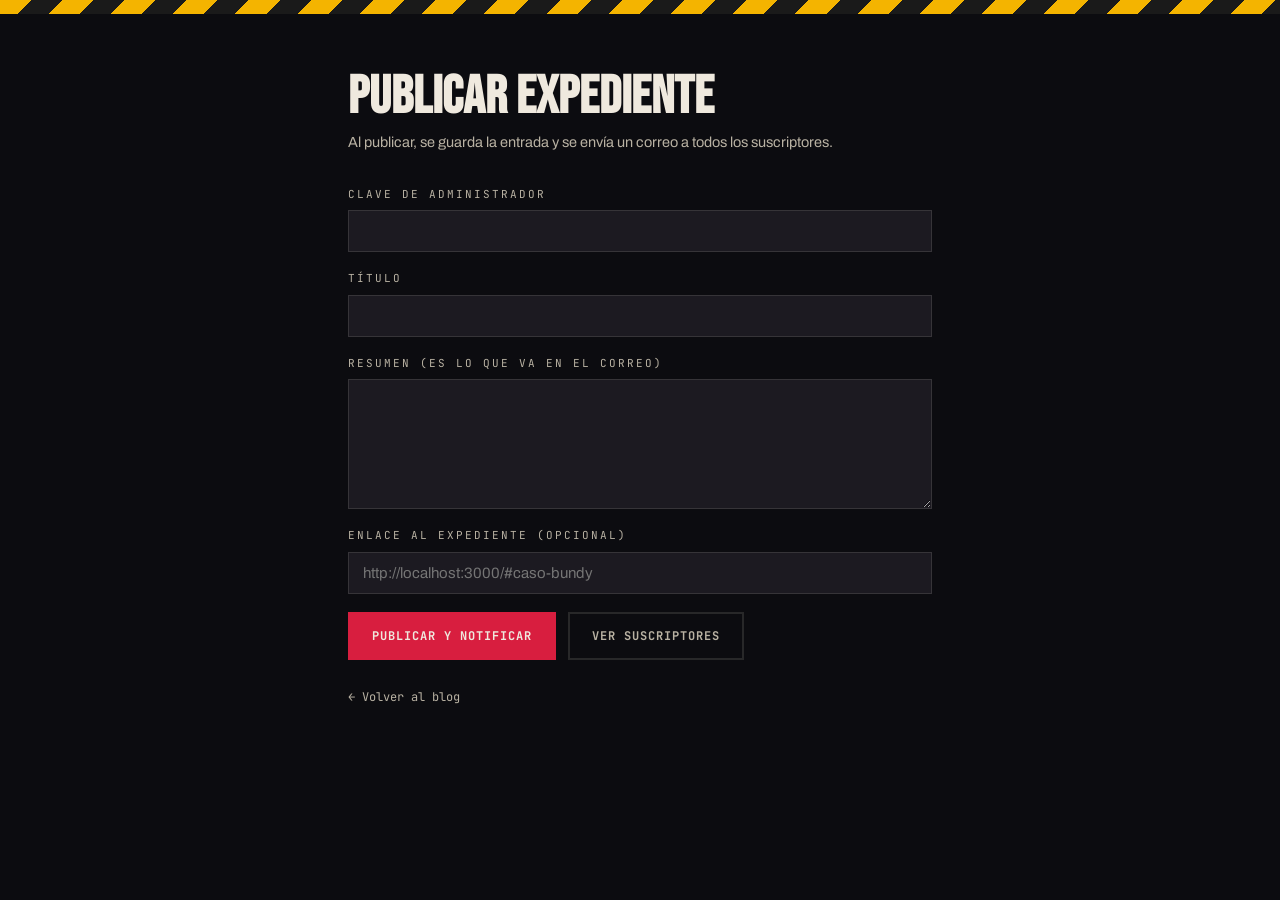
<file: admin.html>
<!DOCTYPE html>
<html lang="es">
<head>
<meta charset="UTF-8">
<meta name="viewport" content="width=device-width, initial-scale=1.0">
<title>Publicar expediente — Casos Criminales</title>
<link rel="stylesheet" href="styles.css">
<style>
  .admin{max-width:640px; margin:0 auto; padding:56px 28px 80px;}
  .admin h1{font-family:var(--font-display); font-size:clamp(36px,6vw,54px); text-transform:uppercase; line-height:1;}
  .admin .sub{color:var(--paper-dim); margin-top:8px; font-size:14.5px;}
  .admin form{margin-top:32px; display:flex; flex-direction:column; gap:18px;}
  .admin label{font-family:var(--font-mono); font-size:11px; letter-spacing:2px; text-transform:uppercase; color:var(--paper-dim); display:flex; flex-direction:column; gap:8px;}
  .admin input, .admin textarea{font-family:var(--font-body); font-size:15px; padding:12px 14px; background:var(--panel-raised); color:var(--paper); border:1px solid var(--line);}
  .admin textarea{min-height:130px; resize:vertical;}
  .admin input:focus, .admin textarea:focus{border-color:var(--blood); outline:none;}
  .admin .acciones{display:flex; gap:12px; flex-wrap:wrap; align-items:center;}
  .admin button{font-family:var(--font-mono); font-size:12px; letter-spacing:1px; text-transform:uppercase; font-weight:700; padding:14px 22px; border:2px solid var(--blood); background:var(--blood); color:var(--paper); cursor:pointer;}
  .admin button.secundario{background:transparent; border-color:var(--line); color:var(--paper-dim);}
  .admin button:disabled{opacity:.6; cursor:wait;}
  .admin .resultado{font-family:var(--font-mono); font-size:13px; padding:14px 16px; border-left:4px solid var(--blood); background:var(--panel); white-space:pre-line;}
  .admin .resultado:empty{display:none;}
  .admin .volver{display:inline-block; margin-top:28px; font-family:var(--font-mono); font-size:12px; color:var(--paper-dim);}
</style>
</head>
<body>
<div class="tape"></div>
<main class="admin">
  <h1>Publicar expediente</h1>
  <p class="sub">Al publicar, se guarda la entrada y se envía un correo a todos los suscriptores.</p>

  <form id="formEntrada">
    <label>Clave de administrador
      <input type="password" id="clave" required autocomplete="current-password">
    </label>
    <label>Título
      <input type="text" id="titulo" required maxlength="200">
    </label>
    <label>Resumen (es lo que va en el correo)
      <textarea id="resumen" required></textarea>
    </label>
    <label>Enlace al expediente (opcional)
      <input type="url" id="enlace" placeholder="http://localhost:3000/#caso-bundy">
    </label>
    <div class="acciones">
      <button type="submit">Publicar y notificar</button>
      <button type="button" class="secundario" id="verSuscriptores">Ver suscriptores</button>
    </div>
    <p class="resultado" id="resultado" role="status" aria-live="polite"></p>
  </form>

  <a href="/" class="volver">← Volver al blog</a>
</main>

<script>
  const resultado = document.getElementById('resultado');
  const clave = document.getElementById('clave');

  document.getElementById('formEntrada').addEventListener('submit', async (e) => {
    e.preventDefault();
    const boton = e.target.querySelector('button[type="submit"]');
    boton.disabled = true;
    resultado.textContent = 'Publicando y enviando correos...';

    try {
      const respuesta = await fetch('/api/entradas', {
        method: 'POST',
        headers: { 'Content-Type': 'application/json', 'x-admin-clave': clave.value },
        body: JSON.stringify({
          titulo: document.getElementById('titulo').value,
          resumen: document.getElementById('resumen').value,
          enlace: document.getElementById('enlace').value
        })
      });
      const datos = await respuesta.json();

      if(!respuesta.ok){
        resultado.textContent = datos.mensaje;
        return;
      }

      let texto = 'Entrada publicada (' + datos.entrada.fecha + ').\nSuscriptores: ' + datos.suscriptores;
      if(!datos.correoConfigurado){
        texto += '\nNo se enviaron correos: falta CORREO_USUARIO / CORREO_CLAVE en el .env';
      } else {
        texto += '\nCorreos enviados: ' + datos.correosEnviados;
        if(datos.correosFallidos > 0) texto += '\nCorreos fallidos: ' + datos.correosFallidos + ' (revisa la terminal)';
      }
      resultado.textContent = texto;
      document.getElementById('titulo').value = '';
      document.getElementById('resumen').value = '';
      document.getElementById('enlace').value = '';
    } catch(err) {
      resultado.textContent = 'No hay conexión con el servidor.';
    } finally {
      boton.disabled = false;
    }
  });

  document.getElementById('verSuscriptores').addEventListener('click', async () => {
    try {
      const respuesta = await fetch('/api/suscriptores', { headers: { 'x-admin-clave': clave.value } });
      const datos = await respuesta.json();
      if(!respuesta.ok){
        resultado.textContent = datos.mensaje;
        return;
      }
      resultado.textContent = 'Total: ' + datos.total + '\n'
        + datos.suscriptores.map(s => s.fecha + '  ' + s.correo).join('\n');
    } catch(err) {
      resultado.textContent = 'No hay conexión con el servidor.';
    }
  });
</script>
</body>
</html>
</file>
<file: styles.css>
@import url('https://fonts.googleapis.com/css2?family=Bebas+Neue&family=Archivo:wght@400;500;600;700;800&family=JetBrains+Mono:wght@400;500;700&display=swap');

:root{
  --ink:#0c0c10;
  --panel:#151318;
  --panel-raised:#1c1a21;
  --paper:#efe9de;
  --paper-dim:#b9b2a3;
  --blood:#d81e3f;
  --blood-deep:#9c1530;
  --caution:#f4b400;
  --line: rgba(239,233,222,0.12);
  --font-display:'Bebas Neue', 'Archivo', sans-serif;
  --font-body:'Archivo', sans-serif;
  --font-mono:'JetBrains Mono', monospace;
}

*{margin:0;padding:0;box-sizing:border-box;}
html{scroll-behavior:smooth;}
body{background:var(--ink); color:var(--paper); font-family:var(--font-body); line-height:1.5; overflow-x:hidden;}
a{color:inherit;text-decoration:none;}
img{max-width:100%;display:block;}
:focus-visible{outline:2px solid var(--caution); outline-offset:3px;}
.wrap{max-width:1180px; margin:0 auto; padding:0 28px;}

.tape{height:14px; width:100%; background:repeating-linear-gradient(135deg, var(--caution) 0 22px, #1a1a1a 22px 44px);}

/* ---------- NAV ---------- */
header.site{position:sticky; top:0; z-index:50; background:rgba(12,12,16,0.92); backdrop-filter: blur(8px); border-bottom:1px solid var(--line);}
nav.wrap{display:flex; align-items:center; justify-content:space-between; height:74px;}
.brand{display:flex; align-items:center; gap:10px; cursor:pointer;}
.brand .mark{width:34px; height:34px; background:var(--blood); clip-path: polygon(50% 0, 100% 25%, 100% 75%, 50% 100%, 0 75%, 0 25%); display:flex; align-items:center; justify-content:center; font-family:var(--font-mono); font-weight:700; font-size:14px; color:var(--paper); flex-shrink:0;}
.brand .name{font-family:var(--font-display); font-size:26px; letter-spacing:0.5px; line-height:1;}
.brand .name span{color:var(--blood);}
.brand .tag{display:none; font-family:var(--font-mono); font-size:10px; letter-spacing:2px; color:var(--paper-dim); text-transform:uppercase;}
@media(min-width:640px){ .brand .tag{display:block; margin-top:2px;} }

.navlinks{display:none; gap:34px; font-family:var(--font-mono); font-size:13px; letter-spacing:1px; text-transform:uppercase;}
.navlinks button{position:relative; color:var(--paper-dim); transition:color .2s; padding:6px 0; background:none; border:none; cursor:pointer; font:inherit; letter-spacing:inherit; text-transform:inherit;}
.navlinks button:hover, .navlinks button.active{color:var(--paper);}
.navlinks button.active::after{content:""; position:absolute; left:0; bottom:0; width:100%; height:2px; background:var(--blood);}
@media(min-width:860px){ .navlinks{display:flex;} }

.nav-cta{display:none; font-family:var(--font-mono); font-size:12px; letter-spacing:1px; text-transform:uppercase; border:1px solid var(--blood); color:var(--paper); padding:9px 16px; transition:background .2s; background:none; cursor:pointer;}
.nav-cta:hover{background:var(--blood);}
@media(min-width:860px){ .nav-cta{display:inline-block;} }

.burger{display:flex; flex-direction:column; gap:5px; background:none; border:none; cursor:pointer; padding:8px;}
.burger span{width:24px; height:2px; background:var(--paper); display:block;}
@media(min-width:860px){ .burger{display:none;} }

.mobile-menu{display:none; flex-direction:column; border-top:1px solid var(--line); background:var(--panel);}
.mobile-menu.open{display:flex;}
.mobile-menu button{padding:16px 28px; border-bottom:1px solid var(--line); font-family:var(--font-mono); font-size:13px; letter-spacing:1px; text-transform:uppercase; color:var(--paper-dim); background:none; border-left:none; border-right:none; border-top:none; width:100%; text-align:left; cursor:pointer;}
.mobile-menu button:hover, .mobile-menu button.active{color:var(--paper); background:var(--panel-raised);}

/* ---------- VIEWS ---------- */
.view{display:none;}
.view.active{display:block; animation:fadeIn .35s ease;}
@keyframes fadeIn{from{opacity:0; transform:translateY(8px);} to{opacity:1; transform:translateY(0);}}

/* ---------- HERO ---------- */
.hero{position:relative; padding:90px 0 70px; background:radial-gradient(ellipse at 20% -10%, rgba(216,30,63,0.18), transparent 55%), radial-gradient(ellipse at 90% 10%, rgba(244,180,0,0.08), transparent 45%), var(--ink); overflow:hidden;}
.hero::before{content:""; position:absolute; inset:0; background-image:linear-gradient(var(--line) 1px, transparent 1px), linear-gradient(90deg, var(--line) 1px, transparent 1px); background-size:48px 48px; mask-image: radial-gradient(ellipse at 60% 30%, black, transparent 70%); opacity:0.5; pointer-events:none;}
.hero-inner{position:relative; z-index:2; display:grid; gap:40px;}
@media(min-width:920px){ .hero-inner{grid-template-columns:1.1fr 0.9fr; align-items:center;} }
.eyebrow{display:inline-flex; align-items:center; gap:8px; font-family:var(--font-mono); font-size:12px; letter-spacing:2px; color:var(--caution); text-transform:uppercase; margin-bottom:18px;}
.eyebrow::before{content:"●"; color:var(--blood); font-size:9px;}
.hero h1{font-family:var(--font-display); font-size:clamp(48px, 8vw, 92px); line-height:0.92; letter-spacing:0.5px; text-transform:uppercase;}
.hero h1 em{font-style:normal; color:var(--blood);}
.hero p.lede{margin-top:22px; font-size:18px; color:var(--paper-dim); max-width:46ch;}
.hero-ctas{margin-top:32px; display:flex; flex-wrap:wrap; gap:16px;}
.btn{font-family:var(--font-mono); font-size:13px; letter-spacing:1px; text-transform:uppercase; padding:15px 26px; display:inline-flex; align-items:center; gap:10px; transition:transform .15s ease, background .2s, color .2s; cursor:pointer; border:none;}
.btn-primary{background:var(--blood); color:var(--paper);}
.btn-primary:hover{background:var(--blood-deep); transform:translateY(-2px);}
.btn-ghost{border:1px solid var(--line); color:var(--paper); background:none;}
.btn-ghost:hover{border-color:var(--paper); transform:translateY(-2px);}

.board{position:relative; background:var(--panel); border:1px solid var(--line); padding:26px; transform:rotate(1.2deg);}
.board::before{content:"EXPEDIENTE ACTIVO"; position:absolute; top:-13px; left:24px; background:var(--caution); color:var(--ink); font-family:var(--font-mono); font-size:11px; font-weight:700; letter-spacing:1px; padding:4px 10px;}
.board-row{display:flex; justify-content:space-between; align-items:baseline; padding:12px 0; border-bottom:1px dashed var(--line); font-family:var(--font-mono); font-size:13px;}
.board-row:last-child{border-bottom:none;}
.board-row .label{color:var(--paper-dim); text-transform:uppercase; letter-spacing:1px; font-size:11px;}
.board-row .val{color:var(--paper); text-align:right;}
.board-row .val.open{color:var(--blood);}
.board-row .val.closed{color:#5fbf8f;}
.pin{position:absolute; top:-9px; right:36px; width:16px; height:16px; border-radius:50%; background:var(--blood); box-shadow:0 3px 6px rgba(0,0,0,0.5);}

/* ---------- SECTIONS ---------- */
.section{padding:80px 0;}
.section-head{display:flex; flex-direction:column; gap:10px; margin-bottom:44px;}
.section-tag{font-family:var(--font-mono); font-size:12px; letter-spacing:2px; text-transform:uppercase; color:var(--blood);}
.section-head h2{font-family:var(--font-display); font-size:clamp(34px,5vw,52px); text-transform:uppercase; letter-spacing:0.5px;}
.section-head p{color:var(--paper-dim); max-width:60ch;}
.section-alt{background:var(--panel);}

/* ---------- WELCOME POST (entrada de bienvenida) ---------- */
.welcome-post{
  position:relative;
  background:var(--panel-raised);
  border:1px solid var(--line);
  border-left:3px solid var(--blood);
  padding:44px clamp(24px,4vw,56px);
  max-width:820px;
  margin:0 auto;
}
.welcome-post .case-tab{
  position:absolute; top:-1px; right:22px;
  background:var(--ink); border:1px solid var(--line); border-bottom:none;
  font-family:var(--font-mono); font-size:11px; letter-spacing:1px; color:var(--caution); padding:6px 12px;
}
.welcome-post .section-tag{display:block; margin-bottom:14px;}
.welcome-post h3{
  font-family:var(--font-display);
  font-size:clamp(30px,4vw,44px);
  text-transform:uppercase;
  letter-spacing:0.3px;
  margin-bottom:22px;
  line-height:1.05;
}
.welcome-post p{color:var(--paper-dim); font-size:15px; margin-bottom:16px;}
.welcome-post p:last-child{margin-bottom:0;}

/* ---------- CASE CARDS ---------- */
.filter-row{display:flex; flex-wrap:wrap; gap:10px; margin-bottom:34px;}
.filter-btn{font-family:var(--font-mono); font-size:12px; letter-spacing:1px; text-transform:uppercase; padding:9px 16px; border:1px solid var(--line); color:var(--paper-dim); background:none; cursor:pointer; transition:all .2s;}
.filter-btn:hover{border-color:var(--paper); color:var(--paper);}
.filter-btn.active{background:var(--blood); border-color:var(--blood); color:var(--paper);}

.cases-grid{display:grid; gap:26px; grid-template-columns:repeat(auto-fit, minmax(300px,1fr));}
.case-card{background:var(--panel-raised); border:1px solid var(--line); position:relative; transition:transform .25s ease, border-color .25s ease; display:flex; flex-direction:column;}
.case-card:hover{transform:translateY(-6px); border-color:var(--blood);}
.case-tab{position:absolute; top:-1px; right:22px; background:var(--ink); border:1px solid var(--line); border-bottom:none; font-family:var(--font-mono); font-size:11px; letter-spacing:1px; color:var(--caution); padding:6px 12px;}
.case-media{height:150px; background:linear-gradient(135deg, rgba(216,30,63,0.25), rgba(244,180,0,0.08)), var(--ink); position:relative; overflow:hidden; display:flex; align-items:center; justify-content:center;}
.case-media .redact-bar{position:absolute; inset:0; background:var(--ink); display:flex; align-items:center; justify-content:center; font-family:var(--font-mono); font-size:12px; letter-spacing:3px; color:var(--paper-dim); transition:transform .4s cubic-bezier(.65,0,.35,1);}
.case-card:hover .redact-bar{transform:translateY(-100%);}
.case-media .icon{font-family:var(--font-display); font-size:40px; color:var(--paper); opacity:0.85; letter-spacing:2px;}
.case-body{padding:22px; display:flex; flex-direction:column; gap:12px; flex:1;}
.case-meta{display:flex; gap:12px; align-items:center; font-family:var(--font-mono); font-size:11px; letter-spacing:1px; text-transform:uppercase; color:var(--paper-dim);}
.badge{padding:3px 9px; border:1px solid var(--line); color:var(--paper-dim);}
.badge.status-open{color:var(--blood); border-color:var(--blood);}
.badge.status-closed{color:#5fbf8f; border-color:#5fbf8f;}
.badge.status-analisis{color:var(--caution); border-color:var(--caution);}
.case-body h3{font-family:var(--font-display); font-size:24px; letter-spacing:0.3px; text-transform:uppercase; line-height:1.05;}
.case-body p{color:var(--paper-dim); font-size:14.5px; flex:1;}
.case-link{font-family:var(--font-mono); font-size:12px; letter-spacing:1px; text-transform:uppercase; color:var(--paper); display:inline-flex; align-items:center; gap:8px; border-top:1px dashed var(--line); padding-top:14px; margin-top:auto; background:none; border-left:none; border-right:none; border-bottom-style:dashed; cursor:pointer; width:100%;}
.case-link .arrow{transition:transform .2s;}
.case-card:hover .case-link .arrow{transform:translateX(5px);}

/* ---------- CATEGORIES ---------- */
.cat-grid{display:grid; gap:2px; grid-template-columns:repeat(auto-fit,minmax(220px,1fr)); background:var(--line); border:1px solid var(--line);}
.cat-item{background:var(--ink); padding:30px 26px; display:flex; flex-direction:column; gap:10px; transition:background .2s; cursor:pointer;}
.cat-item:hover{background:var(--panel-raised);}
.cat-item .num{font-family:var(--font-mono); font-size:12px; color:var(--blood);}
.cat-item h4{font-family:var(--font-display); font-size:22px; text-transform:uppercase; letter-spacing:0.3px;}
.cat-item p{font-size:13.5px; color:var(--paper-dim);}
.cat-item .count{font-family:var(--font-mono); font-size:11px; color:var(--paper-dim); margin-top:4px;}

/* ---------- ABOUT ---------- */
.about-grid{display:grid; gap:50px;}
@media(min-width:900px){ .about-grid{grid-template-columns:0.9fr 1.1fr;} }
.tape-frame{border:2px solid var(--caution); padding:26px; position:relative;}
.tape-frame::before, .tape-frame::after{content:""; position:absolute; width:60px; height:14px; background:repeating-linear-gradient(135deg, var(--caution) 0 10px, #1a1a1a 10px 20px); opacity:0.9;}
.tape-frame::before{top:-8px; left:-14px; transform:rotate(-8deg);}
.tape-frame::after{bottom:-8px; right:-14px; transform:rotate(-8deg);}
.tape-frame p{color:var(--paper-dim); font-size:15px;}
.tape-frame p + p{margin-top:14px;}
.tape-frame strong{color:var(--paper);}

.steps{list-style:none; display:flex; flex-direction:column;}
.steps li{display:flex; gap:20px; padding:20px 0; border-bottom:1px solid var(--line);}
.steps li:first-child{padding-top:0;}
.steps .step-n{font-family:var(--font-mono); font-size:13px; color:var(--blood); flex-shrink:0; padding-top:3px;}
.steps h5{font-family:var(--font-display); font-size:19px; text-transform:uppercase; letter-spacing:0.3px; margin-bottom:4px;}
.steps p{font-size:14px; color:var(--paper-dim);}

.team-list{display:flex; flex-direction:column; gap:26px; margin-top:50px;}
.team-post{
  background:var(--panel-raised);
  border:1px solid var(--line);
  border-left:3px solid var(--caution);
  padding:32px clamp(22px,3.5vw,44px);
}
.team-post-head{display:flex; align-items:center; gap:16px; margin-bottom:20px;}
.team-post .avatar{
  width:48px; height:48px; flex-shrink:0;
  background:var(--blood); border-radius:50%;
  display:flex; align-items:center; justify-content:center;
  font-family:var(--font-display); font-size:19px;
}
.team-post h5{font-family:var(--font-display); font-size:24px; text-transform:uppercase; letter-spacing:0.3px;}
.team-post p{font-size:14.5px; line-height:1.65; color:var(--paper-dim); margin-bottom:14px;}
.team-post p:last-child{margin-bottom:0;}
.team-post .team-quote{
  font-family:var(--font-display);
  font-size:19px;
  letter-spacing:0.3px;
  color:var(--paper);
  text-transform:none;
  border-top:1px dashed var(--line);
  padding-top:16px;
  margin-top:4px;
}

/* ---------- NEWSLETTER ---------- */
.newsletter{background:var(--blood); padding:64px 0; position:relative; overflow:hidden;}
.newsletter::before{content:""; position:absolute; inset:0; background-image:repeating-linear-gradient(-45deg, rgba(0,0,0,0.08) 0 2px, transparent 2px 40px);}
.newsletter-inner{position:relative; z-index:2; display:flex; flex-wrap:wrap; gap:24px; align-items:center; justify-content:space-between;}
.newsletter h3{font-family:var(--font-display); font-size:clamp(28px,4vw,40px); text-transform:uppercase; color:var(--ink);}
.newsletter p{color:rgba(12,12,16,0.75); margin-top:6px; font-size:14.5px;}
.nform{display:flex; gap:0; flex-wrap:wrap; min-width:300px;}
.nform input{font-family:var(--font-mono); font-size:13px; padding:14px 16px; border:2px solid var(--ink); background:var(--paper); color:var(--ink); flex:1; min-width:200px;}
.nform button{font-family:var(--font-mono); font-size:12px; letter-spacing:1px; text-transform:uppercase; font-weight:700; padding:0 22px; background:var(--ink); color:var(--paper); border:2px solid var(--ink); cursor:pointer;}
.nform button:hover{background:transparent; color:var(--ink);}
.nform button:disabled{opacity:.6; cursor:wait;}
.nform-msg{flex-basis:100%; margin-top:10px; font-family:var(--font-mono); font-size:12.5px; color:var(--ink); min-height:1em;}
.nform-msg.ok{font-weight:700;}
.nform-msg.error{background:var(--ink); color:var(--paper); padding:6px 10px; display:inline-block;}
.nform-msg:empty{display:none;}

/* ---------- FOOTER ---------- */
footer{background:var(--panel); padding:56px 0 26px;}
.footer-grid{display:grid; gap:36px; grid-template-columns:1.3fr repeat(2, 1fr); padding-bottom:36px; border-bottom:1px solid var(--line);}
@media(max-width:700px){ .footer-grid{grid-template-columns:1fr;} }
.footer-grid h6{font-family:var(--font-mono); font-size:12px; letter-spacing:2px; text-transform:uppercase; color:var(--paper-dim); margin-bottom:16px;}
.footer-grid ul{list-style:none; display:flex; flex-direction:column; gap:10px;}
.footer-grid button{color:var(--paper); font-size:14px; background:none; border:none; padding:0; cursor:pointer; text-align:left; font-family:inherit;}
.footer-grid a{color:var(--paper); font-size:14px;}
.footer-grid a:hover, .footer-grid button:hover{color:var(--blood);}
.footer-brand p{color:var(--paper-dim); font-size:14px; max-width:36ch; margin-top:14px;}
.foot-bottom{padding-top:26px; display:flex; flex-wrap:wrap; gap:12px; justify-content:space-between; font-family:var(--font-mono); font-size:11.5px; letter-spacing:0.5px; color:var(--paper-dim);}

@media (prefers-reduced-motion: reduce){ *{transition:none !important; scroll-behavior:auto !important; animation:none !important;} }

/* ---------- UTILIDADES ---------- */
[hidden]{display:none !important;}
.board[data-nav]{cursor:pointer; transition:transform .2s ease;}
.board[data-nav]:hover{transform:rotate(0.4deg) translateY(-3px);}
.cat-item[role="button"]:focus-visible{outline-offset:-3px;}

/* ---------- TARJETAS: categoría + filtros ---------- */
.case-cat{font-family:var(--font-mono); font-size:11px; letter-spacing:1px; text-transform:uppercase; color:var(--caution);}
.active-filter{display:flex; align-items:center; flex-wrap:wrap; gap:12px; margin:-12px 0 28px; font-family:var(--font-mono); font-size:12px; letter-spacing:1px; text-transform:uppercase; color:var(--paper-dim);}
.active-filter strong{color:var(--paper);}
.active-filter button{font:inherit; letter-spacing:inherit; text-transform:inherit; color:var(--blood); background:none; border:1px solid var(--blood); padding:5px 10px; cursor:pointer;}
.active-filter button:hover{background:var(--blood); color:var(--paper);}
.empty-msg{margin-top:30px; padding:26px; border:1px dashed var(--line); color:var(--paper-dim); font-family:var(--font-mono); font-size:13px; text-align:center;}

/* ---------- VISTA DE EXPEDIENTE (entrada completa) ---------- */
.entry{max-width:780px; margin:0 auto; padding:48px 28px 90px;}
.back-link{font-family:var(--font-mono); font-size:12px; letter-spacing:1px; text-transform:uppercase; color:var(--paper-dim); background:none; border:none; cursor:pointer; padding:6px 0; margin-bottom:34px;}
.back-link:hover{color:var(--paper);}
.entry-top{display:flex; flex-wrap:wrap; align-items:center; gap:12px; margin-bottom:20px; font-family:var(--font-mono); font-size:11px; letter-spacing:1px; text-transform:uppercase; color:var(--paper-dim);}
.entry-num{background:var(--caution); color:var(--ink); font-weight:700; padding:4px 10px;}
.entry-head h1{font-family:var(--font-display); font-size:clamp(38px,6.5vw,68px); line-height:0.95; letter-spacing:0.5px; text-transform:uppercase;}
.entry-sub{margin-top:18px; font-size:19px; color:var(--paper-dim);}
.entry-cats{display:flex; flex-wrap:wrap; gap:10px; margin-top:22px;}
.chip{font-family:var(--font-mono); font-size:11px; letter-spacing:1px; text-transform:uppercase; color:var(--paper-dim); background:none; border:1px solid var(--line); padding:6px 12px; cursor:pointer; transition:all .2s;}
.chip:hover{border-color:var(--blood); color:var(--paper);}

.entry-ficha{margin-top:36px; border:1px solid var(--line); background:var(--panel);}
.entry-ficha > div{display:grid; gap:6px; padding:16px 22px; border-bottom:1px dashed var(--line);}
.entry-ficha > div:last-child{border-bottom:none;}
@media(min-width:700px){ .entry-ficha > div{grid-template-columns:170px 1fr; gap:20px;} }
.entry-ficha dt{font-family:var(--font-mono); font-size:11px; letter-spacing:1px; text-transform:uppercase; color:var(--blood); padding-top:3px;}
.entry-ficha dd{font-size:15px; color:var(--paper);}

.entry-body{margin-top:40px;}
.entry-body p{font-size:17px; line-height:1.78; color:#d8d2c5; margin-bottom:22px;}
.entry-body h3{font-family:var(--font-display); font-size:30px; letter-spacing:0.4px; text-transform:uppercase; margin:46px 0 16px; padding-left:14px; border-left:4px solid var(--blood); line-height:1.05;}
.entry-quote{border-left:3px solid var(--caution); padding:6px 0 6px 22px; margin:0 0 30px; font-family:var(--font-display); font-size:clamp(22px,3.4vw,30px); line-height:1.2; letter-spacing:0.3px; color:var(--paper);}

.entry-refs{margin-top:56px; padding-top:28px; border-top:1px dashed var(--line);}
.entry-refs h4{font-family:var(--font-mono); font-size:12px; letter-spacing:2px; text-transform:uppercase; color:var(--blood); margin-bottom:16px;}
.entry-refs ul{list-style:none; display:flex; flex-direction:column; gap:12px;}
.entry-refs li{font-size:13.5px; color:var(--paper-dim); line-height:1.55; word-break:break-word; padding-left:16px; position:relative;}
.entry-refs li::before{content:"›"; position:absolute; left:0; color:var(--caution);}
.entry-refs a{color:var(--caution); text-decoration:underline; text-underline-offset:3px;}
.entry-refs a:hover{color:var(--paper);}

.entry-nav{margin-top:56px; display:flex; flex-wrap:wrap; gap:16px; justify-content:space-between;}
</file>
